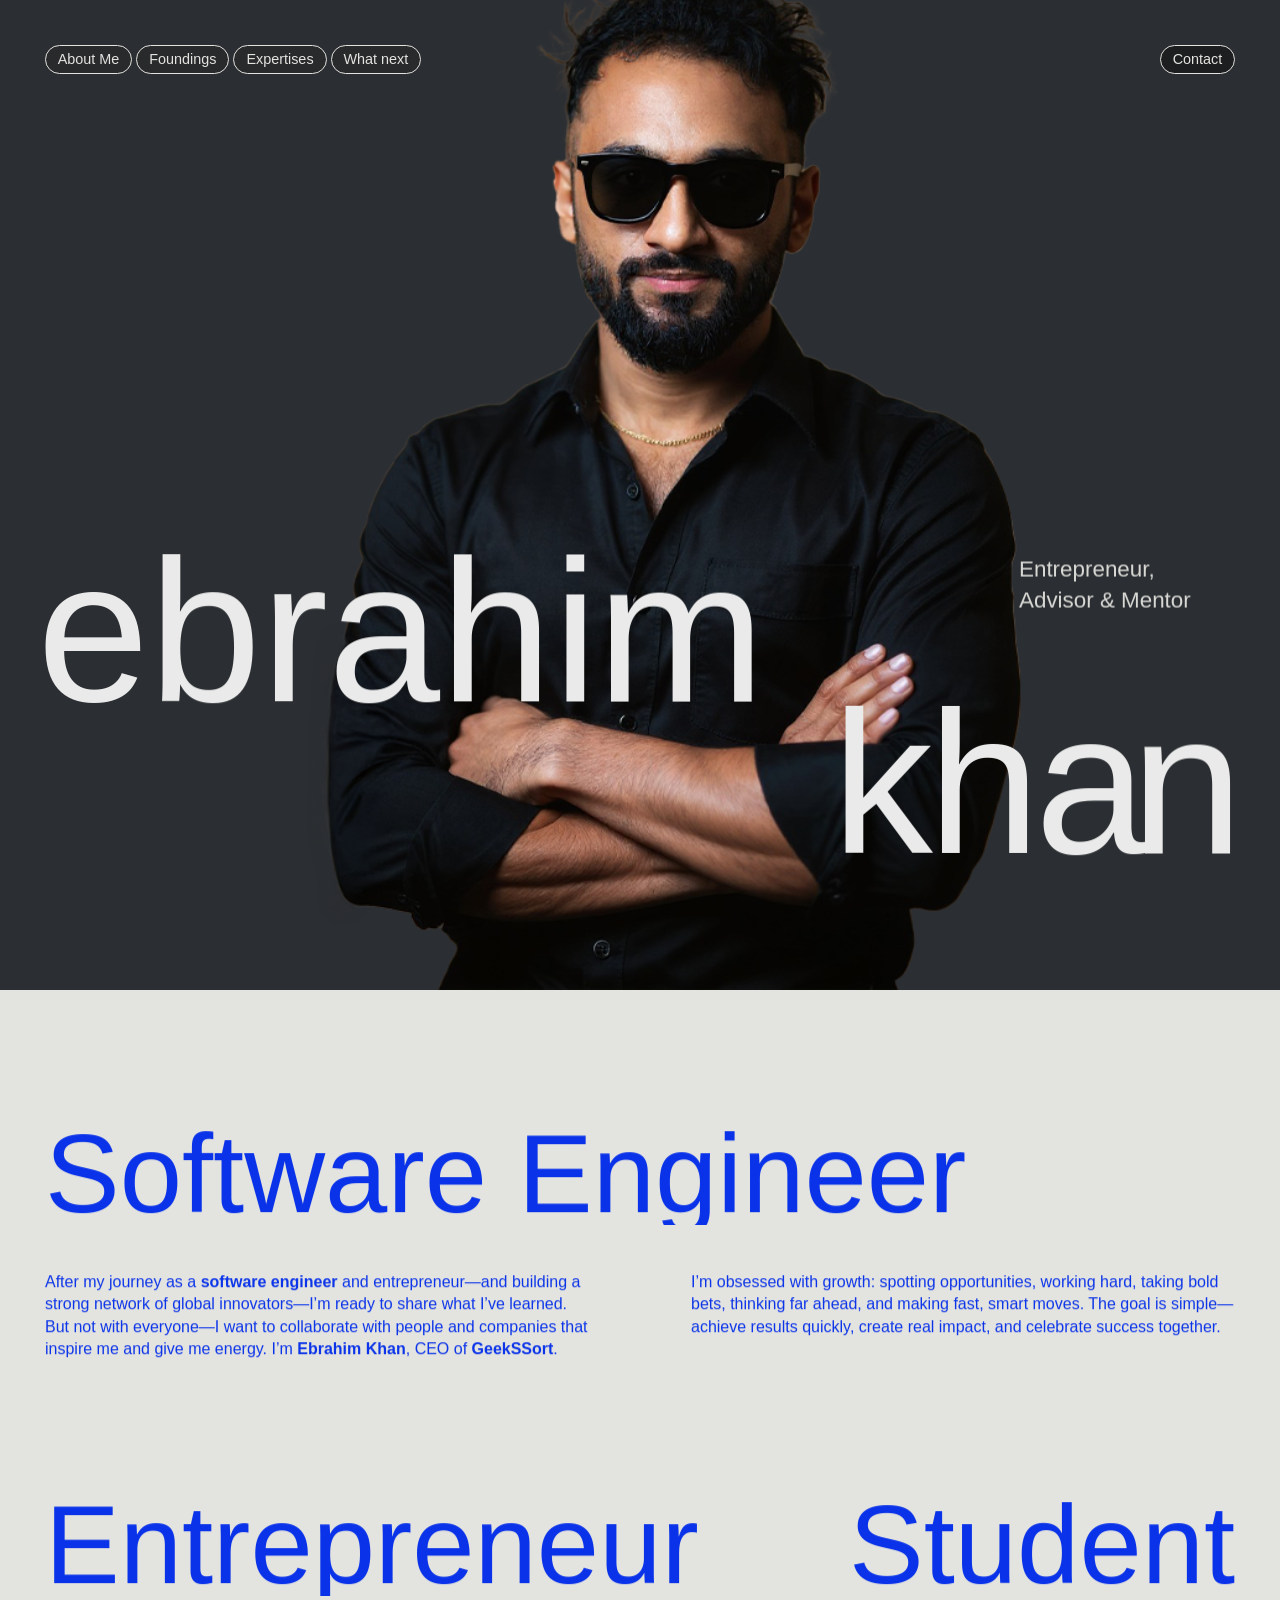
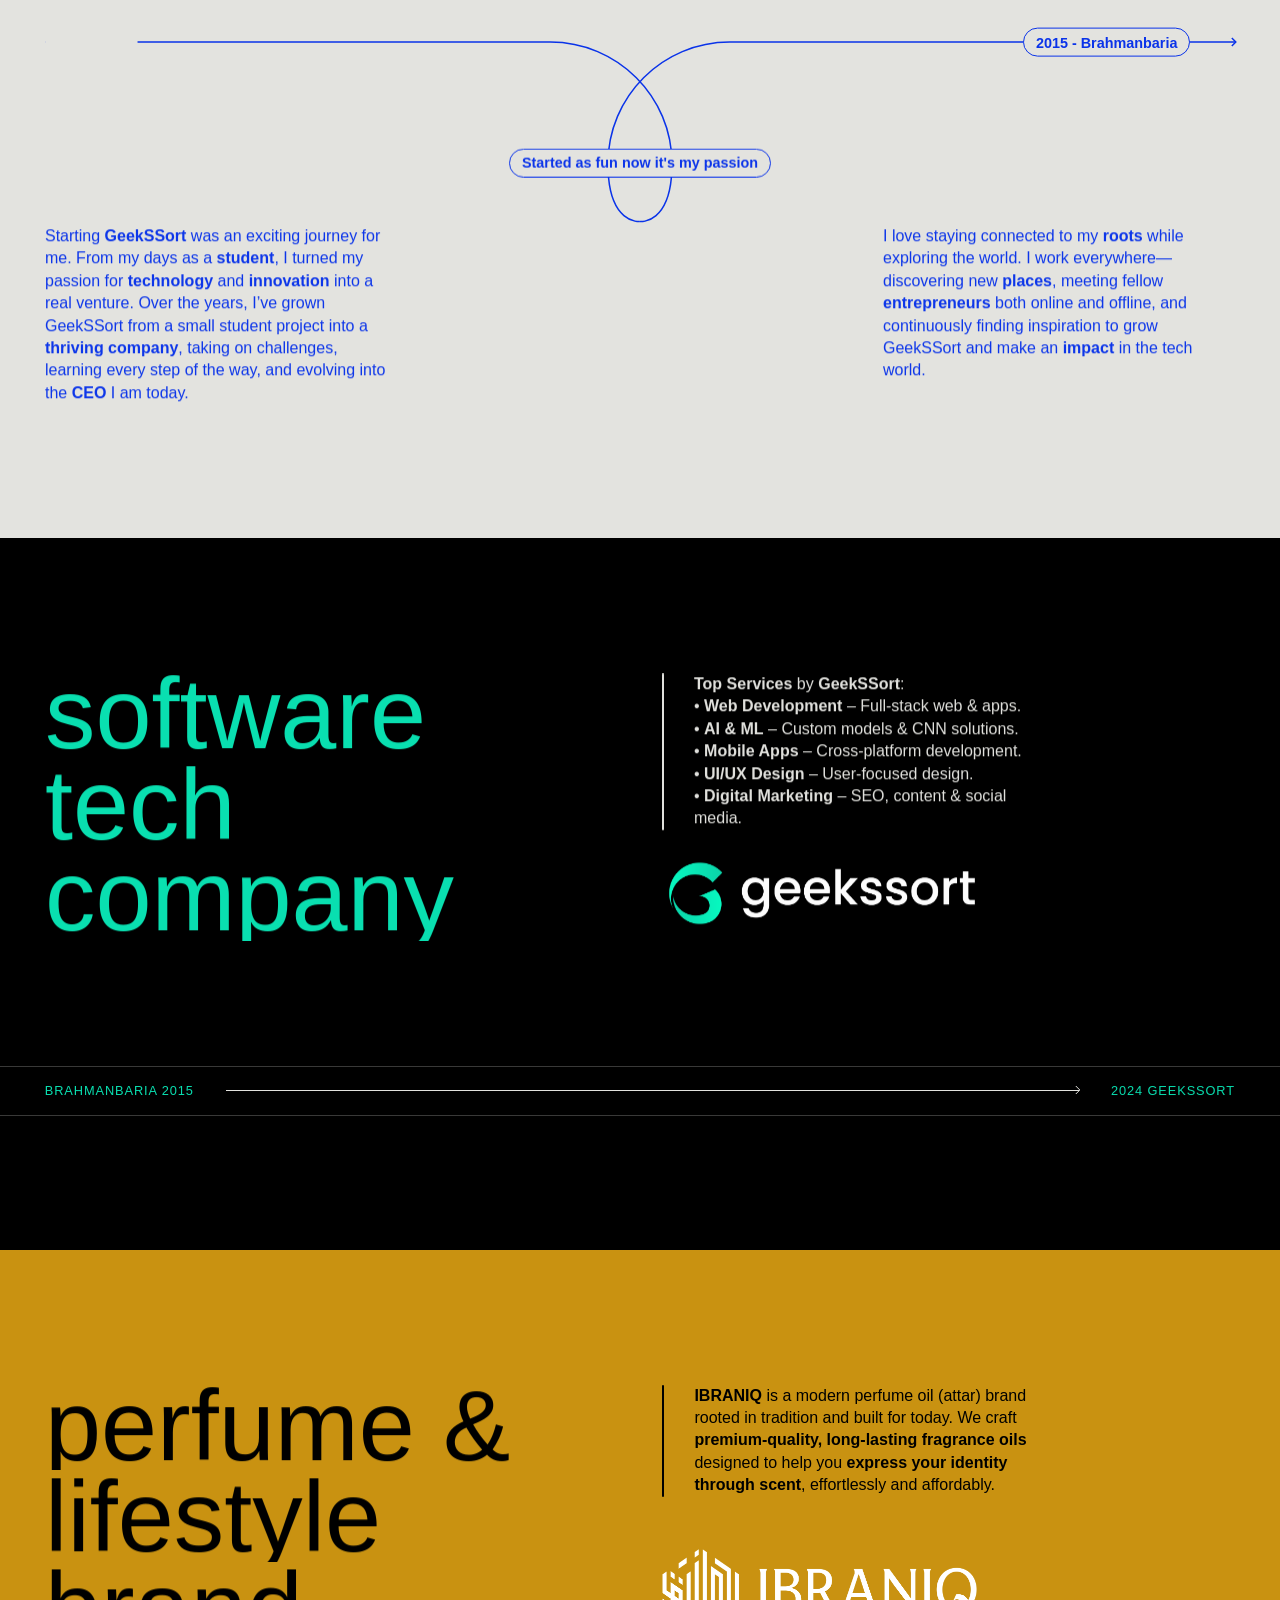
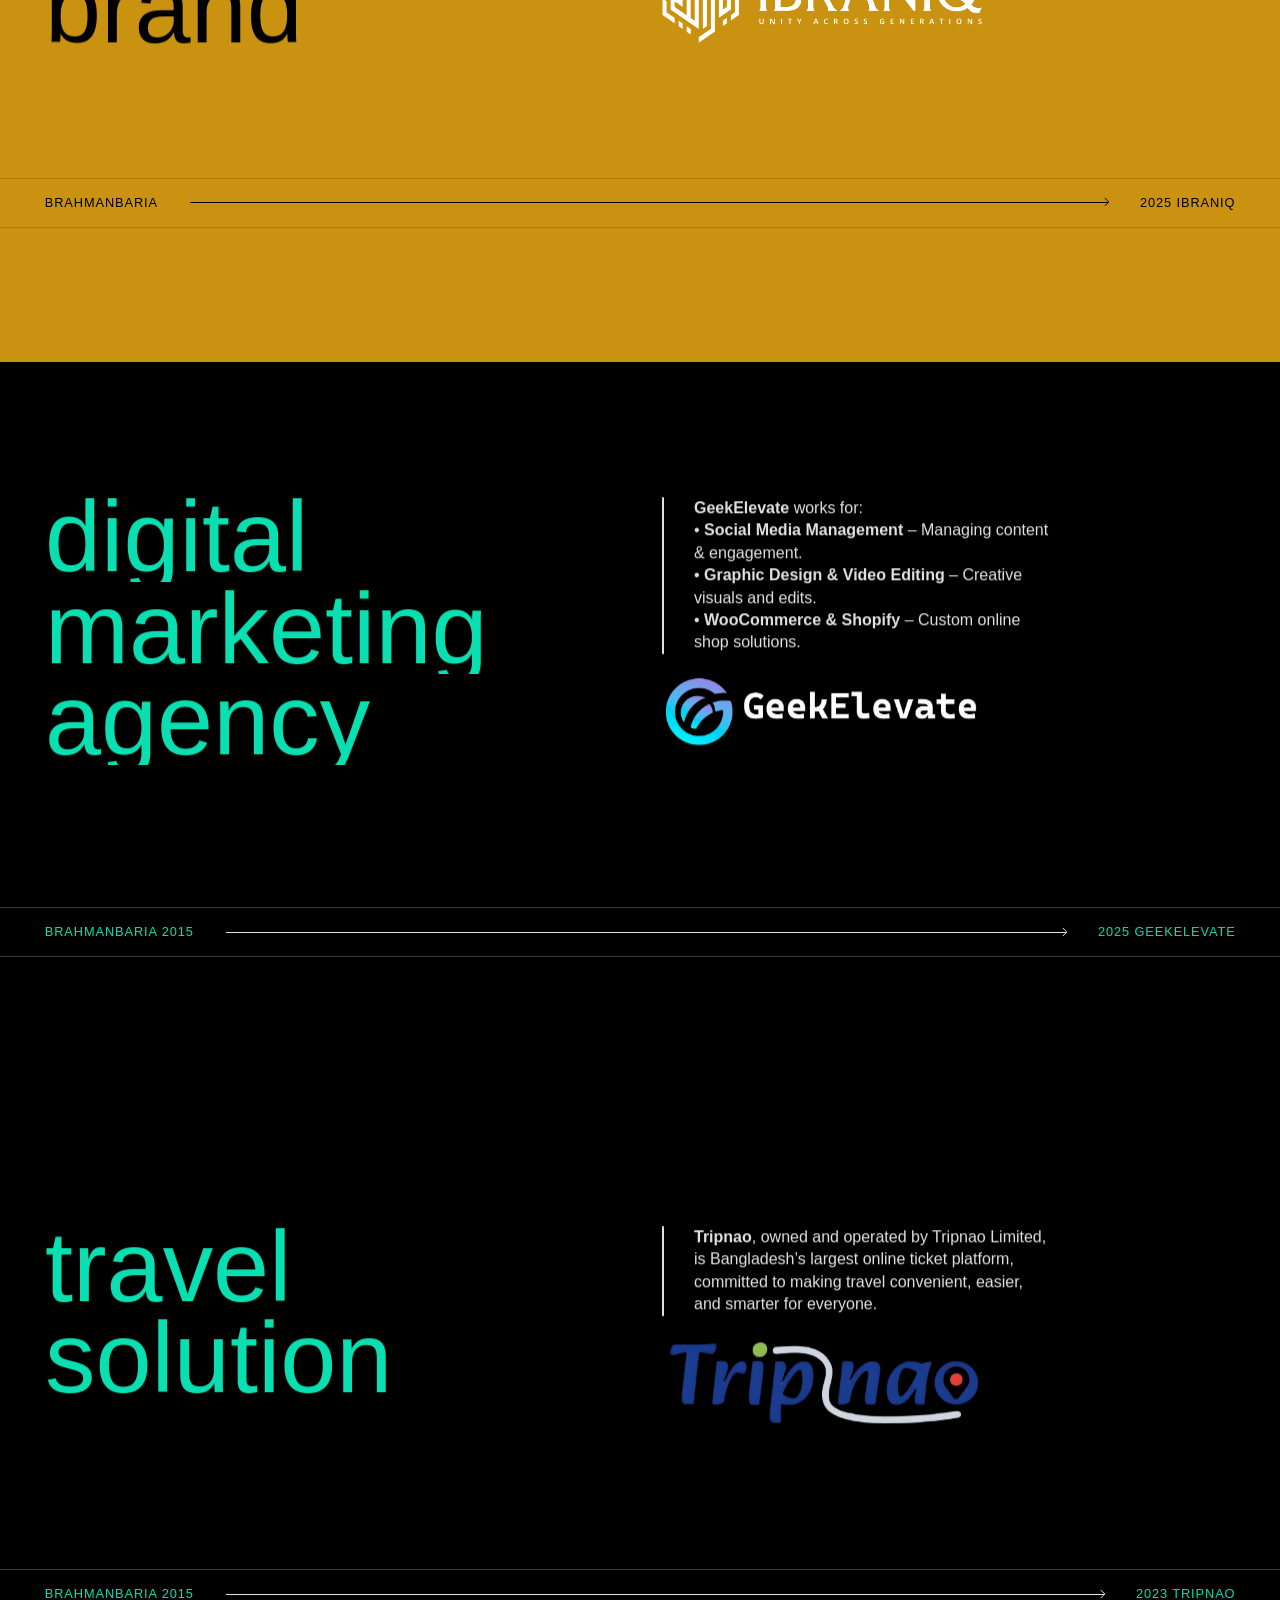
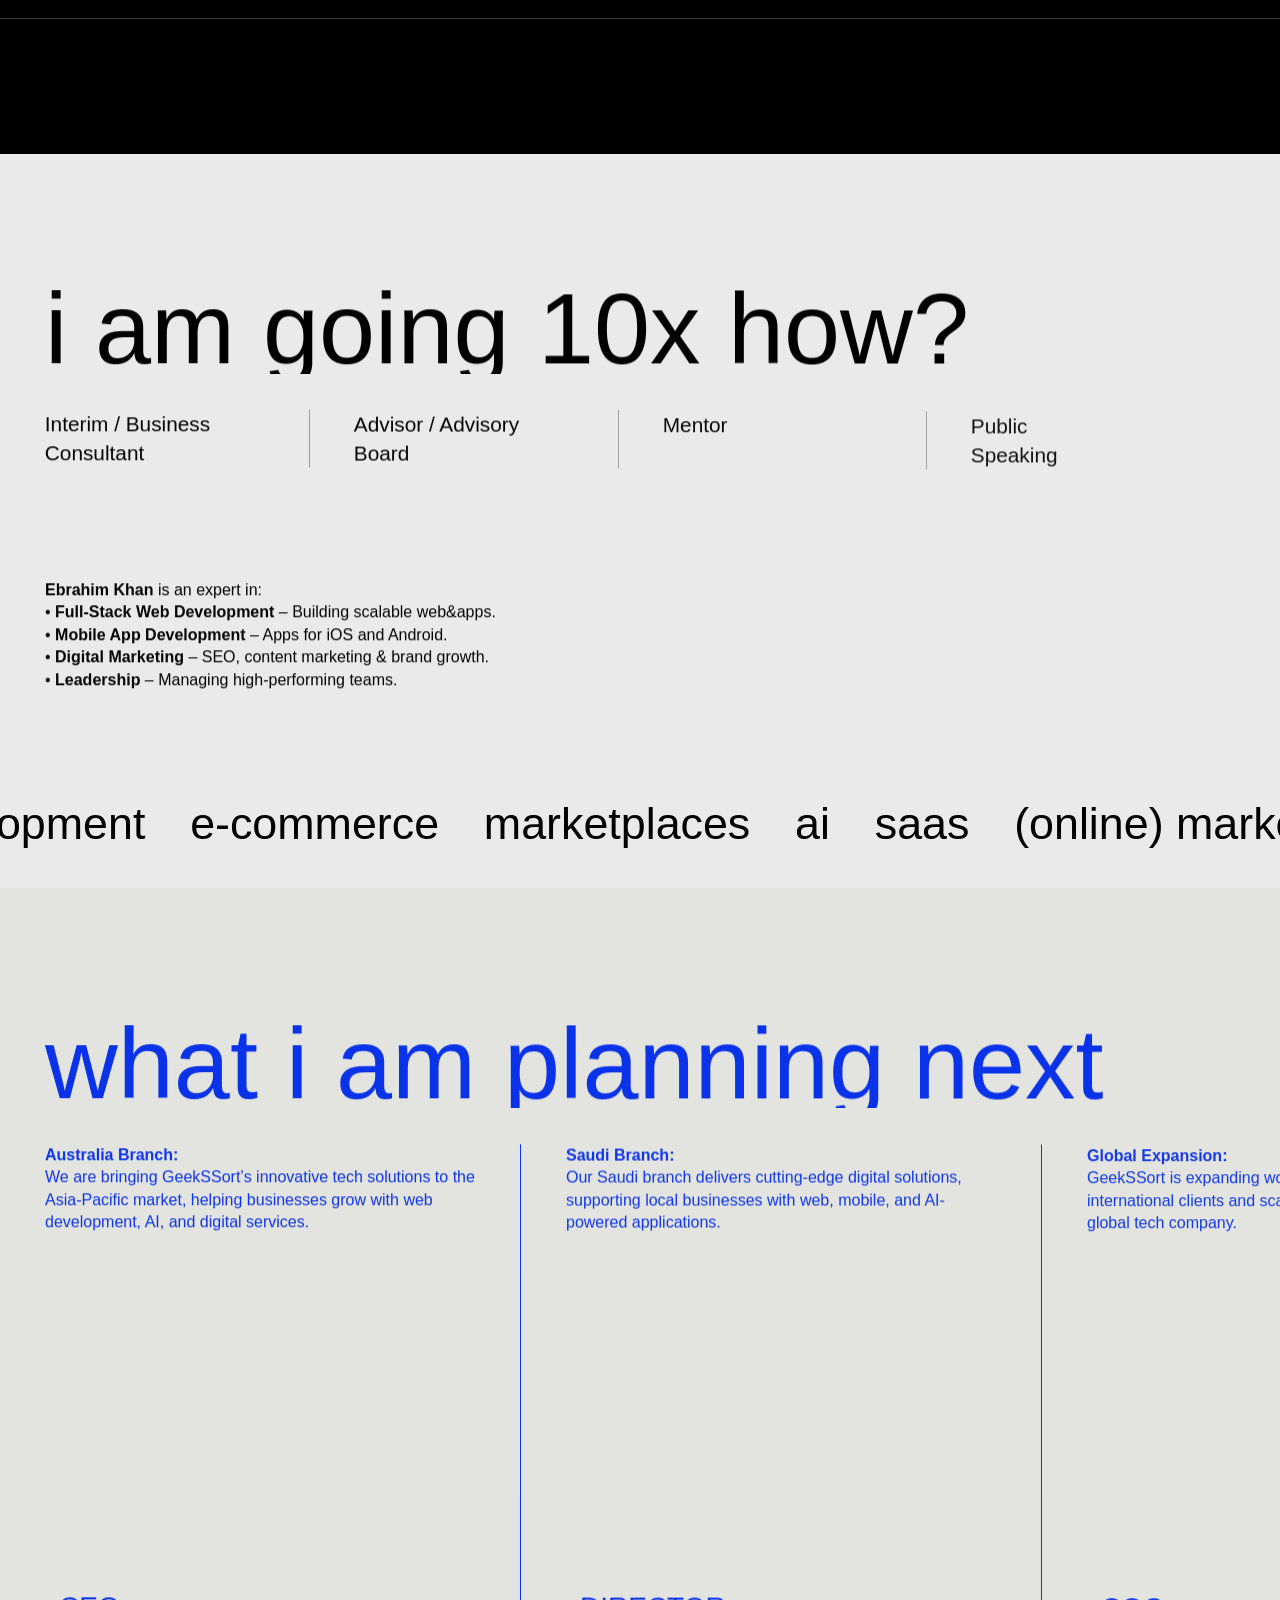
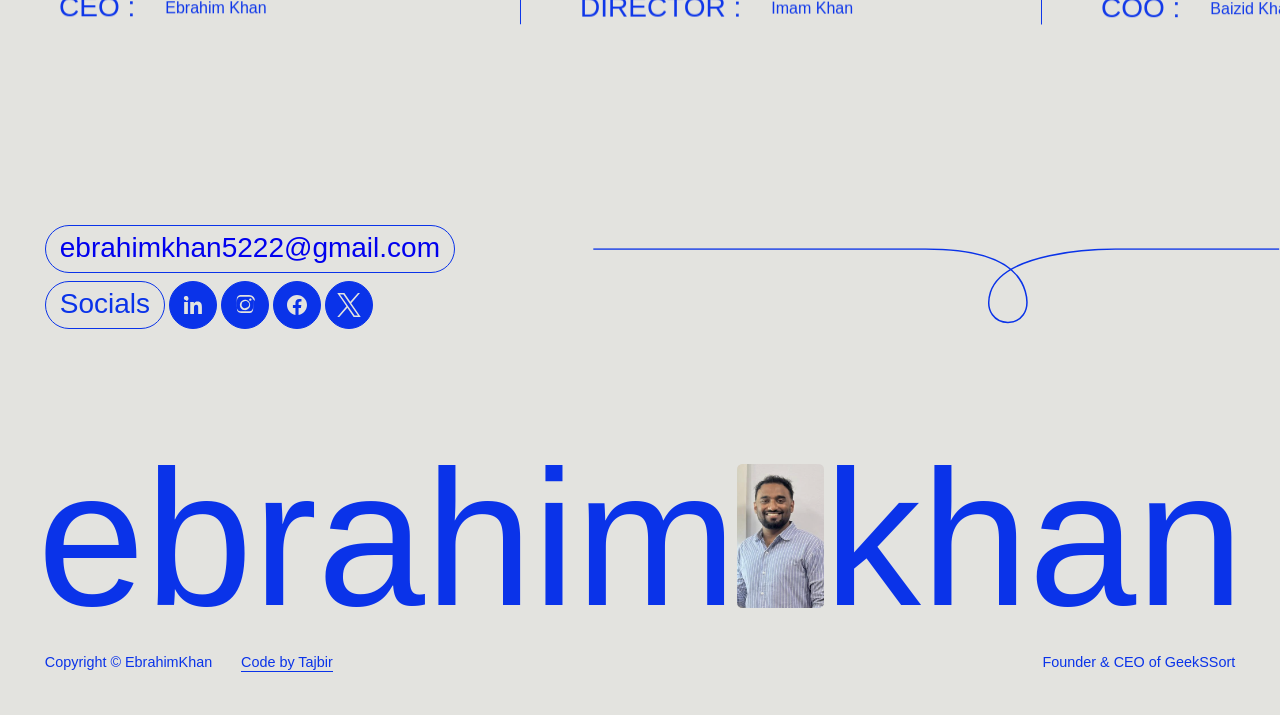
<file: index.html>
<!DOCTYPE html>
<!-- Code by Shams Tajbir -->
<html
  data-wf-domain="www.ebrahimkhan.com"
  data-wf-page="662f674cb38eee57dcce1fd8"
  data-wf-site="662f674cb38eee57dcce1fd9"
  lang="en"
>
  <head>
    <meta charset="utf-8" />
    <title>Ebrahim Khan - Entrepreneur, Advisor &amp; Mentor</title>
    <meta
      content="As a driven entrepreneur with over 20 years of experience in the digital space, I have a passion for starting and scaling companies. Based in Amsterdam."
      name="description"
    />
    <meta
      content="Ebrahim Khan - Entrepreneur, Advisor &amp; Mentor"
      property="og:title"
    />
    <meta
      content="As a driven entrepreneur with over 20 years of experience in the digital space, I have a passion for starting and scaling companies. Based in Amsterdam."
      property="og:description"
    />
    <meta
      content="Ebrahim_Khan.png"
      property="og:image"
    />
    <meta
      content="Ebrahim Khan - Entrepreneur, Advisor &amp; Mentor"
      property="twitter:title"
    />
    <meta
      content="As a driven entrepreneur with over 20 years of experience in the digital space, I have a passion for starting and scaling companies. Based in Amsterdam."
      property="twitter:description"
    />
    <meta
      content="Ebrahim_Khan.png"
      property="twitter:image"
    />
    <meta property="og:type" content="website" />
    <meta content="summary_large_image" name="twitter:card" />
    <meta content="width=device-width, initial-scale=1" name="viewport" />
    <link
      href="ebrahimkhan.css"
      rel="stylesheet"
      type="text/css"
    />
    <script type="text/javascript">
      !(function (o, c) {
        var n = c.documentElement,
          t = " w-mod-";
        (n.className += t + "js"),
          ("ontouchstart" in o ||
            (o.DocumentTouch && c instanceof DocumentTouch)) &&
            (n.className += t + "touch");
      })(window, document);
    </script>
    <link
      href="Ebrahim_Khan.png"
      rel="shortcut icon"
      type="image/x-icon"
    />
    <link
      href="Ebrahim_Khan.png"
      rel="apple-touch-icon"
    />
    <link href="https://ebrahimkhan.netlify.app/" rel="canonical" />
    <script
      async=""
      src="https://www.googletagmanager.com/gtag/js?id=G-ZVPGZRLV2N"
    ></script>
    <script type="text/javascript">
      window.dataLayer = window.dataLayer || [];
      function gtag() {
        dataLayer.push(arguments);
      }
      gtag("js", new Date());
      gtag("set", "developer_id.dZGVlNj", true);
      gtag("config", "G-ZVPGZRLV2N");
    </script>
    <link
      rel="stylesheet"
      href="flickity.min.css"
    />
  </head>
  <body
    class="body"
    data-scrolling-direction="down"
    data-scrolling-started="false"
    data-navigation-status="not-active"
    data-barba="wrapper"
    data-id-nav="header"
    data-theme-page="light"
    data-theme-nav="dark"
    data-bg-nav="transparent"
  >
    <div class="embed-css w-embed">
      <style>
        /* ------------------------- Lenis -------------------------------------------------- */

        html.lenis {
          height: auto;
        }
        .lenis.lenis-smooth {
          scroll-behavior: auto;
          height: 100vh;
        }
        .lenis.lenis-smooth [data-lenis-prevent] {
          overscroll-behavior: contain;
        }
        .lenis.lenis-stopped {
          overflow: hidden;
        }
        .lenis.lenis-scrolling iframe {
          pointer-events: none;
        }

        /* ------------------------- Variables -------------------------------------------------- */

        :root {
          --title-value: clamp(5em, 7.5vw, 7.5em);
          --title-value: 17.5vw;
          --title-size: var(--title-value);
          --section-padding: calc(var(--title-size) * 0.6);
          --gap: calc(var(--title-size) * 0.2);
          --animation-fast: 0.2s cubic-bezier(0.6, 0, 0.4, 1);
          --animation-primary: 0.4s cubic-bezier(0.6, 0, 0.4, 1);
        }

        @media screen and (max-width: 991px) {
          :root {
            --title-size: calc(var(--title-value) * 1.5);
            --section-padding: calc(var(--title-size) * 0.8);
          }
        }

        @media screen and (max-width: 479px) {
          :root {
            --title-size: calc(var(--title-value) * 1.5);
            --container-padding: 1em;
          }
        }

        /* ------------------------- Viewportheight -------------------------------------------------- */

        :root {
          --vh-in-px: 8px;
          --vh: var(--vh-in-px);
        }

        @media (hover: hover) {
          :root {
            --vh: 1vh;
          }

          @supports (height: 1svh) {
            :root {
              --vh: 1svh;
            }
          }
        }

        /* ------------------------- Hide Scrollbar -------------------------------------------------- */

        body::-webkit-scrollbar {
          display: none;
        } /* Chrome, Safari, Opera */
        body {
          -ms-overflow-style: none;
        } /* IE & Edge */
        html {
          scrollbar-width: none;
        } /* Firefox */

        /* ------------------------- Body -------------------------------------------------- */

        *,
        *:after,
        *:before {
          -webkit-box-sizing: border-box;
          -moz-box-sizing: border-box;
          box-sizing: border-box;
        }
        li,
        ul,
        figure {
          padding: 0;
          margin: 0;
          list-style: none;
        }

        html {
          scroll-behavior: initial;
        }

        body {
          -webkit-font-smoothing: antialiased;
          font-size: clamp(16px, 1.2vw, 22px);
        }

        html,
        body {
          width: 100%;
          min-height: 100%;
          -webkit-font-smoothing: antialiased;
          position: relative;
        }

        /* Selection */
        ::selection {
          background-color: var(--color-secondary);
          color: var(--color-light);
          text-shadow: none;
        }

        ::-moz-selection {
          background-color: var(--color-secondary);
          color: var(--color-light);
          text-shadow: none;
        }

        /* General */
        canvas,
        img,
        video,
        picture,
        figure {
          max-width: 100%;
          height: auto;
          box-sizing: border-box;
          display: block;
        }

        svg {
          max-width: none;
          height: auto;
          box-sizing: border-box;
        }

        audio,
        canvas,
        iframe,
        img,
        svg,
        video,
        picture,
        figure {
          vertical-align: middle;
        }

        h1,
        h2,
        h3,
        h4,
        h5,
        h6,
        p,
        a,
        li,
        ul,
        ol,
        span,
        strong,
        em,
        figcaption {
          padding: 0;
          margin: 0;
        }

        [data-theme-section="dark"],
        [data-bg-section="dark"] {
          background-color: var(--color-dark);
          color: var(--color-geekssort);
        }

        [data-theme-section="light"],
        [data-bg-section="light"] {
          background-color: var(--color-light);
          color: var(--color-primary);
        }

        [data-bg-section="green"] {
          background-color: var(--color-ibraniq);
          color: var(--color-dark);
        }

        [data-bg-section="lightgreen"] {
          background-color: var(--color-lightgreen);
          color: var(--color-dark);
        }

        [data-bg-section="darkgray"] {
          background-color: var(--color-darkgray);
          color: var(--color-lightgreen);
        }

        /* ------------------------- Loading -------------------------------------------------- */

        .wf-design-mode .loading-container {
          display: none;
        }

        /* ------------------------- Split Text -------------------------------------------------- */

        .single-word {
          overflow: hidden;
          position: relative;
          margin-bottom: -0.055em;
          margin-left: -0.1em;
          margin-right: -0.1em;
          padding: 0 0.1em;
          display: inline-block;
        }

        .single-word .single-char {
          position: relative;
          display: inline-block;
        }

        .single-word .single-word-inner {
          position: relative;
          display: inline-block;
        }

        h2 .single-word {
          margin-bottom: -0.1em;
        }

        h2 .lower-case,
        h2 .upper-case {
          display: inline-block;
        }
      </style>
    </div>
    <div class="floating-elements">
      <div class="loading-container"><div class="loading-screen"></div></div>
    </div>
    <header class="header">
      <div class="embed-css w-embed">
        <style>
          .main-nav-bar .nav-bar-link {
            cursor: pointer;
          }

          /* Transparent */
          [data-bg-nav="transparent"] .main-nav-bar .nav-bar-link,
          [data-navigation-status="not-active"][data-bg-nav="transparent"]
            .main-nav-bar
            .nav-bar-link-menu {
            color: var(--color-light);
            background-color: #282a2c;
          }

          [data-bg-nav="transparent"] .main-nav-bar .nav-bar-link:hover,
          [data-navigation-status="active"][data-bg-nav="transparent"]
            .main-nav-bar
            .nav-bar-link-menu,
          [data-bg-nav="transparent"]
            .main-nav-bar
            .nav-bar-link[data-nav-item-status="active"] {
            color: #282a2c;
            background-color: var(--color-light);
          }

          /* Transparent - Right Button */
          [data-bg-nav="transparent"]
            .main-nav-bar
            .nav-bar-links:last-child
            .nav-bar-link,
          [data-navigation-status="not-active"][data-bg-nav="transparent"]
            .main-nav-bar
            .nav-bar-link-menu {
            color: var(--color-light);
            background-color: #1d1e20;
          }

          [data-bg-nav="transparent"]
            .main-nav-bar
            .nav-bar-links:last-child
            .nav-bar-link:hover,
          [data-navigation-status="active"][data-bg-nav="transparent"]
            .main-nav-bar
            .nav-bar-link-menu,
          [data-bg-nav="transparent"]
            .main-nav-bar
            .nav-bar-link[data-nav-item-status="active"] {
            color: #1d1e20;
            background-color: var(--color-light);
          }

          @media screen and (max-width: 991px) {
            /* Transparent - Right Button */
            [data-bg-nav="transparent"]
              .main-nav-bar
              .nav-bar-links:last-child
              .nav-bar-link,
            [data-navigation-status="not-active"][data-bg-nav="transparent"]
              .main-nav-bar
              .nav-bar-link-menu {
              color: var(--color-light);
              background-color: #252829;
            }

            [data-bg-nav="transparent"]
              .main-nav-bar
              .nav-bar-links:last-child
              .nav-bar-link:hover,
            [data-navigation-status="active"][data-bg-nav="transparent"]
              .main-nav-bar
              .nav-bar-link-menu,
            [data-bg-nav="transparent"]
              .main-nav-bar
              .nav-bar-link[data-nav-item-status="active"] {
              color: #252829;
              background-color: var(--color-light);
            }
          }

          /* Dark */

          [data-bg-nav="dark"] .main-nav-bar .nav-bar-link,
          [data-navigation-status="not-active"][data-bg-nav="dark"]
            .main-nav-bar
            .nav-bar-link-menu {
            color: var(--color-lightgreen);
            background-color: var(--color-dark);
          }

          [data-bg-nav="dark"] .main-nav-bar .nav-bar-link:hover,
          [data-navigation-status="active"][data-bg-nav="dark"]
            .main-nav-bar
            .nav-bar-link-menu,
          [data-bg-nav="dark"]
            .main-nav-bar
            .nav-bar-link[data-nav-item-status="active"] {
            color: var(--color-dark);
            background-color: var(--color-lightgreen);
          }

          /* Dark Gray */

          [data-bg-nav="darkgray"] .main-nav-bar .nav-bar-link,
          [data-navigation-status="not-active"][data-bg-nav="darkgray"]
            .main-nav-bar
            .nav-bar-link-menu {
            color: var(--color-lightgreen);
            background-color: var(--color-darkgray);
          }

          [data-bg-nav="darkgray"] .main-nav-bar .nav-bar-link:hover,
          [data-navigation-status="active"][data-bg-nav="darkgray"]
            .main-nav-bar
            .nav-bar-link-menu,
          [data-bg-nav="darkgray"]
            .main-nav-bar
            .nav-bar-link[data-nav-item-status="active"] {
            color: var(--color-darkgray);
            background-color: var(--color-lightgreen);
          }

          /* Light */

          [data-bg-nav="light"] .main-nav-bar .nav-bar-link,
          [data-navigation-status="not-active"][data-bg-nav="light"]
            .main-nav-bar
            .nav-bar-link-menu {
            color: var(--color-primary);
            background-color: var(--color-light);
          }

          [data-bg-nav="light"] .main-nav-bar .nav-bar-link:hover,
          [data-navigation-status="active"][data-bg-nav="light"]
            .main-nav-bar
            .nav-bar-link-menu,
          [data-bg-nav="light"]
            .main-nav-bar
            .nav-bar-link[data-nav-item-status="active"] {
            color: var(--color-light);
            background-color: var(--color-primary);
          }

          /* Green */

          [data-bg-nav="green"] .main-nav-bar .nav-bar-link,
          [data-navigation-status="not-active"][data-bg-nav="green"]
            .main-nav-bar
            .nav-bar-link-menu {
            color: var(--color-dark);
            background-color: var(--color-green);
          }

          [data-bg-nav="green"] .main-nav-bar .nav-bar-link:hover,
          [data-navigation-status="active"][data-bg-nav="green"]
            .main-nav-bar
            .nav-bar-link-menu,
          [data-bg-nav="green"]
            .main-nav-bar
            .nav-bar-link[data-nav-item-status="active"] {
            color: var(--color-green);
            background-color: var(--color-dark);
          }

          /* Lightgreen */

          [data-bg-nav="lightgreen"] .main-nav-bar .nav-bar-link,
          [data-navigation-status="not-active"][data-bg-nav="lightgreen"]
            .main-nav-bar
            .nav-bar-link-menu {
            color: var(--color-dark);
            background-color: var(--color-lightgreen);
          }

          [data-bg-nav="lightgreen"] .main-nav-bar .nav-bar-link:hover,
          [data-navigation-status="active"][data-bg-nav="lightgreen"]
            .main-nav-bar
            .nav-bar-link-menu,
          [data-bg-nav="lightgreen"]
            .main-nav-bar
            .nav-bar-link[data-nav-item-status="active"] {
            color: var(--color-lightgreen);
            background-color: var(--color-dark);
          }

          @media screen and (max-width: 991px) {
            .nav-bar-link-sub {
              transition: transform var(--animation-primary),
                opacity var(--animation-primary),
                visibility var(--animation-primary);
            }
            .nav-bar-link-sub:nth-child(3) {
              transition-delay: 0.05s;
            }
            .nav-bar-link-sub:nth-child(4) {
              transition-delay: 0.1s;
            }
            .nav-bar-link-sub:nth-child(5) {
              transition-delay: 0.15s;
            }
            .nav-bar-link-sub:nth-child(6) {
              transition-delay: 0.2s;
            }

            [data-navigation-status="not-active"] .nav-bar-link-sub {
              opacity: 0;
              visibility: hidden;
              transform: translateY(-0.25em) rotate(0.001deg);
            }

            [data-navigation-status="active"] .nav-bar-link-sub {
              opacity: 1;
              visibility: visible;
              transform: translateY(0em) rotate(0.001deg);
            }
          }
        </style>
      </div>
      <div class="main-nav-bar">
        <div class="nav-bar-links">
          <div
            data-navigation-toggle="toggle"
            class="nav-bar-link nav-bar-link-menu"
          >
            <div class="nav-bar-link-hover"></div>
            <div class="nav-bar-link-border"></div>
            <span class="nav-bar-link-text">Menu</span>
          </div>
          <div
            data-nav-item-status="not-active"
            data-anchor-target="#over-mij"
            data-navigation-toggle="close"
            data-nav-item-id="over-mij"
            class="nav-bar-link nav-bar-link-sub"
          >
            <div class="nav-bar-link-hover"></div>
            <div class="nav-bar-link-border"></div>
            <span class="nav-bar-link-text">About Me</span>
          </div>
          <div
            data-nav-item-status="not-active"
            data-anchor-target="#track-record"
            data-navigation-toggle="close"
            data-nav-item-id="track-record"
            class="nav-bar-link nav-bar-link-sub"
          >
            <div class="nav-bar-link-hover"></div>
            <div class="nav-bar-link-border"></div>
            <span class="nav-bar-link-text">Foundings</span>
          </div>
          <div
            data-nav-item-status="not-active"
            data-anchor-target="#expertises"
            data-navigation-toggle="close"
            data-nav-item-id="expertises"
            class="nav-bar-link nav-bar-link-sub"
          >
            <div class="nav-bar-link-hover"></div>
            <div class="nav-bar-link-border"></div>
            <span class="nav-bar-link-text">Expertises</span>
          </div>
          <div
            data-nav-item-status="not-active"
            data-anchor-target="#ervaringen"
            data-navigation-toggle="close"
            data-nav-item-id="ervaringen"
            class="nav-bar-link nav-bar-link-sub"
          >
            <div class="nav-bar-link-hover"></div>
            <div class="nav-bar-link-border"></div>
            <span class="nav-bar-link-text">What next</span>
          </div>
        </div>
        <div class="nav-bar-links right">
          <div
            data-nav-item-status="not-active"
            data-anchor-target="#contact"
            data-nav-item-id="contact"
            class="nav-bar-link"
          >
            <div class="nav-bar-link-hover"></div>
            <div class="nav-bar-link-border"></div>
            <span class="nav-bar-link-text">Contact</span>
          </div>
        </div>
      </div>
    </header>
    <main
      id="main"
      data-barba-namespace="default"
      data-barba="container"
      class="main"
    >
      <div data-scroll-container="" class="main-wrap">
        <section
          id="header"
          data-theme-section="dark"
          data-bg-section="transparent"
          data-id-section="header"
          class="section-header"
        >
          <div class="header-image">
            <img
              src="Ebrahim_Khan.png"
              loading="eager"
              width="2198"
              alt="Photo made in studio of Ebrahim Khan"
              class="header-image-img"
            />
          </div>
          <div class="container">
            <div class="header-content">
              <div class="embed-css w-embed">
                <style>
                  .header-h1-span-bottom
                    .lower-case:first-child
                    .single-word
                    .single-char {
                    margin-right: -0.025em;
                  }

                  .header-h1-span-bottom
                    .lower-case:last-child
                    .single-word
                    .single-char:first-child {
                    margin-right: -0.08em;
                  }
                </style>
              </div>
              <div class="header-content-inner">
                <div class="header-function-text">
                  <p class="header-p">
                    Entrepreneur, <br />Advisor &amp; Mentor
                  </p>
                </div>
                <h1 data-split-text="chars" class="header-h1">
                  <span class="header-h1-span-top"
                    ><span class="header-h1-inner"
                      ><span class="lower-case">Ebrahim</span></span
                    ></span
                  >
                  <div class="header-h1-span-bottom">
                    <div class="header-h1-inner">
                      <span class="lower-case">KH</span
                      
                      ><span class="lower-case">an</span>
                    </div>
                  </div>
                </h1>
              </div>
            </div>
          </div>
        </section>
        <section
          id="over-mij"
          data-theme-section="light"
          data-bg-section="light"
          data-id-section="over-mij"
          class="section-intro"
        >
          <div class="container">
            <div class="row-intro-title">
              <div class="col-intro-title">
                <h2
                  data-scroll-animation="words"
                  
                  data-split-text="words"
                  class="h-medium"
                >
                  Software Engineer 
                </h2>
              </div>
            </div>
            <div class="row-intro-text">
              <div data-scroll-animation="fade-in" class="col-intro-text">
                <p>
                After my journey as a <strong>software engineer</strong> and entrepreneur—and building a strong network of global innovators—I’m ready to share what I’ve learned. But not with everyone—I want to collaborate with people and companies that inspire me and give me energy. I’m <strong>Ebrahim Khan</strong>, CEO of <strong>GeekSSort</strong>.
                </p>
              </div>
              <div data-scroll-animation="fade-in" class="col-intro-text">
                 <p>
                 I’m obsessed with growth: spotting opportunities, working hard, taking bold bets, thinking far ahead, and making fast, smart moves. The goal is simple—achieve results quickly, create real impact, and celebrate success together.
                 </p>
              </div>
            </div>
          </div>
        </section>
        <section
          data-id-section="over-mij"
          data-theme-section="light"
          data-bg-section="light"
          class="section-westoost"
        >
          <div class="container">
            <div class="row-westoost-title">
              <div class="col-westoost-title">
                <h2
                  data-scroll-animation="words"
                  
                  data-split-text="words"
                  class="h-medium oostwest"
                >
                  Entrepreneur
                </h2>
              </div>
              <div class="col-westoost-title">
                <h2
                  data-scroll-animation="words"
                 
                  data-split-text="words"
                  class="h-medium oostwest"
                >
                  Student
                </h2>
              </div>
            </div>
            <div class="row-westoost-arrows">
              <svg
                xmlns="http://www.w3.org/2000/svg"
                width="100%"
                viewBox="0 0 668 194"
                fill="none"
                data-scroll-animation="draw-svg"
                class="svg-vector-line-curl-left original"
              >
                <path
                  d="M0 1H537.5C609.021 1 667 58.9791 667 130.5V130.5C667 195.5 633 192 633 192"
                  stroke="currentColor"
                  vector-effect="non-scaling-stroke"
                  stroke-width="1.5px"
                ></path></svg
              ><svg
                xmlns="http://www.w3.org/2000/svg"
                width="100%"
                viewBox="0 0 668 194"
                fill="none"
                data-scroll-animation="draw-svg"
                class="svg-vector-line-curl-left duplicate"
              >
                <path
                  d="M0 1H537.5C609.021 1 667 58.9791 667 130.5V130.5C667 195.5 633 192 633 192"
                  stroke="currentColor"
                  vector-effect="non-scaling-stroke"
                  stroke-width="1.5px"
                ></path></svg
              ><svg
                xmlns="http://www.w3.org/2000/svg"
                width="100%"
                viewBox="0 0 4 6"
                fill="none"
                class="svg-arrow-tip westoost-left"
              >
                <path
                  d="M3 1L1 3L3 5"
                  stroke="currentColor"
                  vector-effect="non-scaling-stroke"
                  stroke-width="1.5px"
                ></path></svg
              ><svg
                xmlns="http://www.w3.org/2000/svg"
                width="100%"
                viewBox="0 0 4 6"
                fill="none"
                class="svg-arrow-tip westoost-right"
              >
                <path
                  d="M3 1L1 3L3 5"
                  stroke="currentColor"
                  vector-effect="non-scaling-stroke"
                  stroke-width="1.5px"
                ></path>
              </svg>
              <div class="single-tag-wrap tag-oost">
                <div
                  data-nav-item-status="not-active"
                  data-anchor-target="#track-record"
                  data-navigation-toggle="close"
                  data-nav-item-id="track-record"
                  class="single-tag"
                >
                  <div class="single-tag-border"></div>
                  <span class="single-tag-text">2015 -  Brahmanbaria </span>
                </div>
              </div>
              <div class="single-tag-wrap tag-center">
                <div
                  data-nav-item-status="not-active"
                  data-anchor-target="#track-record"
                  data-navigation-toggle="close"
                  data-nav-item-id="track-record"
                  class="single-tag"
                >
                  <div class="single-tag-border"></div>
                  <span class="single-tag-text">Started as fun now it's my passion</span>
                </div>
              </div>
              <div class="single-tag-wrap tag-west">
                <div
                  data-nav-item-status="not-active"
                  data-anchor-target="#track-record"
                  data-navigation-toggle="close"
                  data-nav-item-id="track-record"
                  class="single-tag"
                >
                  <div class="single-tag-border"></div>
                  <span class="single-tag-text"
                    >2025 - Rayerbag , Dhaka</span
                  >
                </div>
              </div>
            </div>
            <div class="row-westoost-text">
              <div data-scroll-animation="fade-in" class="col-westoost-text">
                <p>
                  Starting <strong>GeekSSort</strong> was an exciting journey for me. From my days as a <strong>student</strong>, I turned my passion for <strong>technology</strong> and <strong>innovation</strong> into a real venture. Over the years, I’ve grown GeekSSort from a small student project into a <strong>thriving company</strong>, taking on challenges, learning every step of the way, and evolving into the <strong>CEO</strong> I am today.
               </p>
              </div>
              <div data-scroll-animation="fade-in" class="col-westoost-text">
                <p>
                  I love staying connected to my <strong>roots</strong> while exploring the world. I work everywhere—discovering new <strong>places</strong>, meeting fellow <strong>entrepreneurs</strong> both online and offline, and continuously finding inspiration to grow GeekSSort and make an <strong>impact</strong> in the tech world.
                </p>
              </div>
            </div>
          </div>
        </section>
        <div id="track-record" class="section-wrap-trackrecord">
          <section
            data-theme-section="dark"
            data-id-section="track-record"
            data-bg-section="dark"
            class="section-trackrecord-slide"
          >
            <div class="container">
              <div class="row-trackrecord">
                <div class="col-trackrecord-title">
                  <h2
                    data-scroll-animation="words"
                    data-split-text="words"
                    class="trackrecord-h"
                  >
                    Software Tech Company
                  </h2>
                </div>
                <div
                  data-scroll-animation="fade-in"
                  class="col-trackrecord-quote"
                >
                  <div class="trackrecord-quote">
                    <div class="trackrecord-border-quote"></div>
                    <p class="light">
                        <strong>Top Services</strong> by <strong>GeekSSort</strong>:<br>
                        • <strong>Web Development</strong> – Full-stack web & apps.<br>
                        • <strong>AI & ML</strong> – Custom models & CNN solutions.<br>
                        • <strong>Mobile Apps</strong> – Cross-platform development.<br>
                      • <strong>UI/UX Design</strong> – User-focused design.<br>
                        • <strong>Digital Marketing</strong> – SEO, content & social media.
                      </p>

                  </div>
                  <a
                   href="https://geekssort.com/"
                    target="_blank"
                    class="trackrecord-logo w-inline-block"
                  >
                    <img
                      src="GeekSSort_LOGO.png"
                      alt="GeekSSort Logo"
                    class="trackrecord-logo-img"
                      style="width: 100%; height: auto;"
                    />
                    <p class="hidden-link-text">GeekSSort</p>
                  </a>

                </div>
              </div>
            </div>
            <div
              data-scroll-animation="trackrecord-line"
              class="row-trackrecord-timeline"
            >
              <div class="border-bottom"></div>
              <div class="border-top"></div>
              <div class="row-trackrecord-timeline-inner">
                <p class="p-captials trackrecord-first">
                   Brahmanbaria 2015
                </p>
                <div class="arrow-line">
                  <div class="arrow-line-inner"></div>
                  <svg
                    xmlns="http://www.w3.org/2000/svg"
                    width="100%"
                    viewBox="0 0 4 6"
                    fill="none"
                    class="svg-arrow-tip trackrecord-right"
                  >
                    <path
                      d="M3 1L1 3L3 5"
                      stroke="currentColor"
                      vector-effect="non-scaling-stroke"
                      stroke-width="1px"
                    ></path>
                  </svg>
                </div>
                <p class="p-captials trackrecord-last">2024 GeekSSort</p>
              </div>
            </div>
          </section>
          <section
            data-theme-section="dark"
            data-id-section="track-record"
            data-bg-section="green"
            class="section-trackrecord-slide"
          >
            <div class="container">
              <div class="row-trackrecord">
                <div class="col-trackrecord-title">
                  <h2
                    data-scroll-animation="words"
                    data-split-text="words"
                    class="trackrecord-h"
                  >
                    Perfume & Lifestyle Brand 
                  </h2>
                </div>
                <div
                  data-scroll-animation="fad-in"
                  class="col-trackrecord-quote"
                >
                  <div class="trackrecord-quote dark">
                    <div class="trackrecord-border-quote"></div>
                    <p class="light">
                    <strong>IBRANIQ</strong> is a modern perfume oil (attar) brand rooted in tradition and built for today. We craft <strong>premium-quality, long-lasting fragrance oils</strong> designed to help you <strong>express your identity through scent</strong>, effortlessly and affordably.
                    </p>

                  </div>
                  <a
                    href="https://ibraniq.com/"
                    target="_blank"
                   class="trackrecord-logo w-inline-block"
                  >
                    <img
                      src="ibr.png"
                      alt="Ibraniq Logo"
                      class="trackrecord-logo-img"
                      style="width: 100%; height: auto;"
                    />
                    <p class="hidden-link-text">Ibraniq</p>
                  </a>

                </div>
              </div>
            </div>
            <div
              data-scroll-animation="trackrecord-line"
              class="row-trackrecord-timeline"
            >
              <div class="border-bottom dark"></div>
              <div class="border-top dark"></div>
              <div class="row-trackrecord-timeline-inner">
                <p class="p-captials trackrecord-first">
                   Brahmanbaria
                </p>
                <div class="arrow-line dark">
                  <div class="arrow-line-inner"></div>
                  <svg
                    xmlns="http://www.w3.org/2000/svg"
                    width="100%"
                    viewBox="0 0 4 6"
                    fill="none"
                    class="svg-arrow-tip trackrecord-right"
                  >
                    <path
                      d="M3 1L1 3L3 5"
                      stroke="currentColor"
                      vector-effect="non-scaling-stroke"
                      stroke-width="1px"
                    ></path>
                  </svg>
                </div>
                <p class="p-captials trackrecord-last">2025 Ibraniq</p>
              </div>
            </div>
          </section>
          <section
            data-theme-section="dark"
            data-id-section="track-record"
            data-bg-section="dark"
            class="section-trackrecord-slide"
          >
            <div class="container">
              <div class="row-trackrecord">
                <div class="col-trackrecord-title">
                  <h2
                    data-scroll-animation="words"
                    data-split-text="words"
                    class="trackrecord-h"
                  >
                    Digital Marketing Agency
                  </h2>
                </div>
                <div
                  data-scroll-animation="fade-in"
                  class="col-trackrecord-quote"
                >
                  <div class="trackrecord-quote">
                    <div class="trackrecord-border-quote"></div>
                    <p class="dark">
                    <strong>GeekElevate</strong> works for:<br>
                    • <strong>Social Media Management</strong> – Managing content & engagement.<br>
                    • <strong>Graphic Design & Video Editing</strong> – Creative visuals and edits.<br>
                    • <strong>WooCommerce & Shopify</strong> – Custom online shop solutions.
                    </p>



                  </div>
                  <a
                   href="https://geekelevate.com/"
                    target="_blank"
                    class="trackrecord-logo w-inline-block"
                  >
                    <img
                      src="geekelevate.png"
                      alt="GeekElevate Logo"
                    class="trackrecord-logo-img"
                      style="width: 100%; height: auto;"
                    />
                    <p class="hidden-link-text">GeekElevate</p>
                  </a>

                </div>
              </div>
            </div>
            <div
              data-scroll-animation="trackrecord-line"
              class="row-trackrecord-timeline"
            >
              <div class="border-bottom"></div>
              <div class="border-top"></div>
              <div class="row-trackrecord-timeline-inner">
                <p class="p-captials trackrecord-first">
                   Brahmanbaria 2015
                </p>
                <div class="arrow-line">
                  <div class="arrow-line-inner"></div>
                  <svg
                    xmlns="http://www.w3.org/2000/svg"
                    width="100%"
                    viewBox="0 0 4 6"
                    fill="none"
                    class="svg-arrow-tip trackrecord-right"
                  >
                    <path
                      d="M3 1L1 3L3 5"
                      stroke="currentColor"
                      vector-effect="non-scaling-stroke"
                      stroke-width="1px"
                    ></path>
                  </svg>
                </div>
                <p class="p-captials trackrecord-last">2025 GeekElevate</p>
              </div>
            </div>
          </section>
          <section
            data-theme-section="dark"
            data-id-section="track-record"
            data-bg-section="dark"
            class="section-trackrecord-slide"
          >
            <div class="container">
              <div class="row-trackrecord">
                <div class="col-trackrecord-title">
                  <h2
                    data-scroll-animation="words"
                    data-split-text="words"
                    class="trackrecord-h"
                  >
                    Travel Solution
                  </h2>
                </div>
                <div
                  data-scroll-animation="fade-in"
                  class="col-trackrecord-quote"
                >
                  <div class="trackrecord-quote">
                    <div class="trackrecord-border-quote"></div>
                    <p class="light">
                    <strong>Tripnao</strong>, owned and operated by Tripnao Limited, is Bangladesh’s largest online ticket platform, committed to making travel convenient, easier, and smarter for everyone.
                    </p>


                  </div>
                  <a
                   href="https://tripnao.com/"
                    target="_blank"
                    class="trackrecord-logo w-inline-block"
                  >
                    <img
                      src="trip.png"
                      alt="TripNao Logo"
                    class="trackrecord-logo-img"
                      style="width: 100%; height: auto;"
                    />
                    <p class="hidden-link-text">TripNao</p>
                  </a>

                </div>
              </div>
            </div>
            <div
              data-scroll-animation="trackrecord-line"
              class="row-trackrecord-timeline"
            >
              <div class="border-bottom"></div>
              <div class="border-top"></div>
              <div class="row-trackrecord-timeline-inner">
                <p class="p-captials trackrecord-first">
                   Brahmanbaria 2015
                </p>
                <div class="arrow-line">
                  <div class="arrow-line-inner"></div>
                  <svg
                    xmlns="http://www.w3.org/2000/svg"
                    width="100%"
                    viewBox="0 0 4 6"
                    fill="none"
                    class="svg-arrow-tip trackrecord-right"
                  >
                    <path
                      d="M3 1L1 3L3 5"
                      stroke="currentColor"
                      vector-effect="non-scaling-stroke"
                      stroke-width="1px"
                    ></path>
                  </svg>
                </div>
                <p class="p-captials trackrecord-last">2023 Tripnao</p>
              </div>
            </div>
          </section>
        </div>
        <section
          id="expertises"
          data-theme-section="light"
          data-bg-section="lightgreen"
          data-id-section="expertises"
          class="section-expertises"
        >
          <div class="container">
            <div class="row-expertises-title">
              <div class="col">
                <h2
                  data-scroll-animation="words"
                  
                  data-split-text="words"
                  class="trackrecord-h"
                >
                  I am going  10x How?
                </h2>
              </div>
            </div>
            <div
              data-scroll-animation="group-fade-in"
              class="row-expertises-items"
            >
              <div data-scroll-animation-target="" class="col-expertises-items">
                <div class="border-left border-top-mobile hidden-desktop"></div>
                <p class="expertises-p">Interim / Business Consultant<br /></p>
              </div>
              <div data-scroll-animation-target="" class="col-expertises-items">
                <div class="border-left border-top-mobile"></div>
                <p class="expertises-p long">Advisor / Advisory Board</p>
              </div>
              <div data-scroll-animation-target="" class="col-expertises-items">
                <div class="border-left border-top-mobile"></div>
                <p class="expertises-p">Mentor</p>
              </div>
              <div data-scroll-animation-target="" class="col-expertises-items">
                <div class="border-left border-top-mobile"></div>
                <p class="expertises-p public-speaking">Public Speaking</p>
              </div>
            </div>
            <div class="row-expertises-text">
              <div data-scroll-animation="fade-in" class="col-expertises-text">
                <p class="light">
                    <strong>Ebrahim Khan</strong> is an expert in:<br>
                    • <strong>Full-Stack Web Development</strong> – Building scalable web&apps.<br>
                    
                    • <strong>Mobile App Development</strong> – Apps for iOS and Android.<br>
                    
                    • <strong>Digital Marketing </strong> – SEO, content marketing & brand growth.<br>
                    • <strong>Leadership</strong> – Managing high-performing teams.
                </p>
              </div>
            </div>
          </div>
          <div class="marquee-group">
            <div
              data-marquee-duplicate="1"
              data-marquee-target=""
              data-marquee-direction="left"
              data-marquee-status="normal"
              data-marquee-speed="15"
              data-marquee-scroll-speed="10"
              class="marquee"
            >
              <div class="marquee-scroll">
                <div class="marquee-content">
                  <div class="marquee-item">
                    <p class="marquee-p">Start-ups</p>
                  </div>
                  <div class="marquee-item">
                    <p class="marquee-p">Business Development</p>
                  </div>
                  <div class="marquee-item">
                    <p class="marquee-p"> Branding</p>
                  </div>
                  <div class="marquee-item">
                    <p class="marquee-p">Scale-ups</p>
                  </div>
                  <div class="marquee-item">
                    <p class="marquee-p">Team Making</p>
                  </div>
                  <div class="marquee-item">
                    <p class="marquee-p">Self Improvement</p>
                  </div>
                  <div class="marquee-item"><p class="marquee-p">Sales</p></div>
                  <div class="marquee-item">
                    <p class="marquee-p">Web Design</p>
                  </div>
                  <div class="marquee-item">
                    <p class="marquee-p">Web Development</p>
                  </div>
                  <div class="marquee-item">
                    <p class="marquee-p">e-commerce</p>
                  </div>
                  <div class="marquee-item">
                    <p class="marquee-p">Marketplaces</p>
                  </div>
                  <div class="marquee-item">
                    <p class="marquee-p">AI</p>
                  </div>
                  <div class="marquee-item"><p class="marquee-p">SaaS</p></div>
                  <div class="marquee-item">
                    <p class="marquee-p">(online) Marketing</p>
                  </div>
                  <div class="marquee-item">
                    <p class="marquee-p">Content Creation</p>
                  </div>
                  <div class="marquee-item">
                    <p class="marquee-p">Fundraising</p>
                  </div>
                  <div class="marquee-item">
                    <p class="marquee-p">Overnames</p>
                  </div>
                </div>
              </div>
            </div>
          </div>
        </section>
        <section
          id="ervaringen"
          data-theme-section="light"
          data-bg-section="light"
          data-id-section="ervaringen"
          class="section-ervaringen"
        >
          <div class="container">
            <div class="row-ervaringen-title">
              <div class="col">
                <h2
                  data-scroll-animation="words"
                  
                  data-split-text="words"
                  class="trackrecord-h"
                >
                  What I am Planning Next
                </h2>
              </div>
            </div>
            <div
              data-scroll-animation="group-fade-in"
              data-flickity-slider-type="cards"
              class="flickity-slider-group"
            >
              <div class="embed-css w-embed">
                <style>
                  /* Turn Flickity ON */
                  .flickity-slider-group .flickity-carousel::after {
                    content: "flickity";
                    display: none;
                  }

                  /* Remove Flex from for Flickity */
                  .flickity-slider-group .flickity-carousel {
                    display: block;
                  }

                  .flickity-slider-group .flickity-viewport {
                    overflow: visible;
                    width: 100%;
                  }

                  /* Last Slide */

                  .flickity-slider-group
                    .flickity-slider
                    .flickity-slide:last-child {
                    width: calc(40% - var(--gap));
                  }

                  @media screen and (max-width: 767px) {
                    .flickity-slider-group
                      .flickity-slider
                      .flickity-slide:last-child {
                      width: calc(80% - var(--gap));
                    }
                  }

                  @media screen and (max-width: 479px) {
                    .flickity-slider-group
                      .flickity-slider
                      .flickity-slide:last-child {
                      width: calc(90% - var(--gap));
                    }
                  }

                  .flickity-slider-group
                    .flickity-slider
                    .flickity-slide:last-child
                    .single-quote {
                    padding-right: 0;
                  }

                  .flickity-slider-group
                    .flickity-slider
                    .flickity-slide:last-child
                    .single-quote
                    .border-right {
                    display: none;
                  }

                  /* Webflow Designer */

                  .wf-design-mode .flickity-carousel {
                    display: flex;
                    overflow: scroll;
                  }
                </style>
              </div>
              <div class="flickity-carousel">
                <div class="flickity-slide">
                  <div data-scroll-animation-target="" class="single-quote">
                    <div class="border-right"></div>
                    <p class="light">
                     <strong>Australia Branch:</strong><br>
                    We are bringing GeekSSort’s innovative tech solutions to the Asia-Pacific market, helping businesses grow with web development, AI, and digital services.
                  </p>

                    <div class="quote-author">
                      <p class="link-email-text">CEO :</p>
                      <p>
                        Ebrahim Khan 
                      </p>
                    </div>
                  </div>
                </div>
                <div class="flickity-slide">
                  <div data-scroll-animation-target="" class="single-quote">
                    <div class="border-right"></div>
                    <p class="light">
                    <strong>Saudi Branch:</strong><br>
                    Our Saudi branch delivers cutting-edge digital solutions, supporting local businesses with web, mobile, and AI-powered applications.
                  </p>

                    <div class="quote-author">
                      <p class="link-email-text">DIRECTOR :</p>
                      <p class="quote-p-small">
                       Imam Khan
                      </p>
                    </div>
                  </div>
                </div>
                <div class="flickity-slide">
                  <div data-scroll-animation-target="" class="single-quote">
                    <div class="border-right"></div>
                    <p class="light">
                    <strong>Global Expansion:</strong><br>
                    GeekSSort is expanding worldwide, partnering with international clients and scaling our brand as a leading global tech company.
                  </p>

                    <div class="quote-author">
                      <p class="link-email-text">COO :</p>
                      <p>
                        Baizid Khan
                      </p>
                    </div>
                  </div>
                </div>
              </div>
            </div>
          </div>
        </section>
        <section
          id="contact"
          data-theme-section="light"
          data-bg-section="light"
          data-id-section="contact"
          class="section-footer"
        >
          <div class="embed-css w-embed">
            <style>
              a.link-email:hover {
                background-color: var(--color-primary);
              }

              a.link-email:hover .link-email-text {
                color: var(--color-light);
              }

              a.link-social:hover {
                background-color: var(--color-light);
                color: var(--color-primary);
              }
            </style>
          </div>
          <div class="container">
            <div class="row-footer-socials">
              <div class="col-footer-socials">
                <div class="col-row-footer-socials">
                 <a href="mailto:ebrahimkhan@gmail.com" class="link-email w-inline-block">
          <p class="link-email-text">ebrahimkhan5222@gmail.com</p>
        </a>
                </div>
                <div class="col-row-footer-socials">
                  <div class="link-email">
                    <p class="link-email-text">Socials</p>
                  </div>
                  <a href="https://www.linkedin.com/in/beingebrahim/" target="_blank" class="link-social w-inline-block">
          <svg xmlns="http://www.w3.org/2000/svg" width="24" height="24" viewBox="0 0 24 24" fill="currentColor">
            <path d="M20.9 20.9h-3.734v-5.847c0-1.395-.028-3.189-1.944-3.189-1.945 0-2.242 1.517-2.242 3.085v5.951h-3.731v-12.023h3.584v1.639h.048c.359-.613.878-1.117 1.501-1.459.623-.342 1.327-.508 2.037-.482 3.78 0 4.479 2.488 4.479 5.726v5.744zM5.036 7.232c-.428 0-.847-.127-1.204-.364-.357-.238-.635-.576-.8-.972-.164-.396-.208-.832-.125-1.253.083-.421.289-.807.592-1.11.303-.303.689-.51 1.109-.594.421-.084.857-.042 1.254.122.396.164.734.442.972.798.238.357.397.796.506 1.059.109.263.165.544.165.828 0 .285-.055.567-.164.83-.109.263-.268.502-.469.704-.201.202-.44.362-.703.471-.263.109-.545.165-.828.165zm1.87 13.668h-3.741v-12.023h3.741v12.023z"/>
          </svg>
          <p class="hidden-link-text">LinkedIn</p>
        </a>

        <!-- Instagram -->
        <a href="https://www.instagram.com/beingebraahim/" target="_blank" class="link-social w-inline-block">
          <svg xmlns="http://www.w3.org/2000/svg" width="24" height="24" viewBox="0 0 24 24" fill="currentColor">
            <path d="M21.94 7.88c-.0197-.8297-.1751-1.6506-.46-2.43-.2517-.6682-.6478-1.2726-1.16-1.77-.4974-.5122-1.1018-.9083-1.77-1.16-.7792-.2849-1.6001-.44-2.43-.46-1.06-.06-1.4-.06-4.12-.06s-3.06 0-4.12.06c-.6348.0173-1.2637.1322-1.86.35-.4313.1673-.823.4227-1.1501.7498-.3271.3271-.5825.7188-.75 1.15-.2178.5964-.3327 1.2253-.34 1.86-.05 1 .0 1.37.0 4.0s0 3.0.06 4.0c.0172.6348.1322 1.2637.35 1.86.1673.4313.4227.823.7498 1.1501.3271.3271.7188.5825 1.15.75.5964.2178 1.2253.3327 1.86.34 1 .05 1.37.05 4.0.05s3.0 0 4.0-.06c.6348-.0173 1.2637-.1322 1.86-.35.4313-.1673.823-.4227 1.1501-.7498.3271-.3271.5825-.7188.75-1.15.2178-.5964.3327-1.2253.34-1.86.05-1 .05-1.37.05-4.0s0-3-.06-4zm-1.8 8c-.0073.6348-.1223 1.2637-.34 1.86-.1673.4313-.4227.823-.7498 1.1501-.3271.3271-.7188.5825-1.15.75-.5964.2178-1.2253.3327-1.86.34-1 .05-1.37.05-4.0.05s-3.0 0-4.0-.06c-.6348-.0173-1.2637-.1322-1.86-.35-.4313-.1673-.823-.4227-1.1501-.7498-.3271-.3271-.5825-.7188-.75-1.15-.2178-.5964-.3327-1.2253-.34-1.86-.05-1-.05-1.37-.05-4.0s0-3 .06-4c.0173-.6348.1322-1.2637.35-1.86.1673-.4313.4227-.823.7498-1.1501.3271-.3271.7188-.5825 1.15-.75.5964-.2178 1.2253-.3327 1.86-.34 1-.05 1.37-.05 4.0-.05s3.0 0 4.0.06c.6348.0173 1.2637.1322 1.86.35.4313.1673.823.4227 1.1501.7498.3271.3271.5825.7188.75 1.15.2178.5964.3327 1.2253.34 1.86.05 1 .05 1.37.05 4s0 3-.06 4z"/>
            <path d="M11.9999 6.85986c-1.0166 0-2.0104.30146-2.8557.86625-.8453.56479-1.5041 1.36755-1.8931 2.3068-.3890.9393-.4908 1.9728-.2925 2.9699.1983.9971.6878 1.9129 1.4066 2.6318.7188.7188 1.6356 1.2083 2.6327 1.4066.9971.1983 2.0306.0965 2.9699-.2925.9393-.389 1.7419-1.0478 2.3067-1.8931.5648-.8453.8663-1.8391.8663-2.8557 0-1.3632-.5416-2.6706-1.5055-3.6345-.9639-.9639-2.2713-1.5055-3.6345-1.5055zm0 8.47004c-.6586 0-1.3025-.1953-1.8501-.5612-.5476-.366-.9744-.8861-1.2264-1.4946-.252-0.6085-.317-.2789-.317-.9258 0-.6369.0869-1.3073.2543-1.9267.1674-.6194.4144-1.0111.7237-1.3204.3093-.3093.701-0.5563 1.3204-.7237.6194-.1674 1.29-.2543 1.9269-.2543.4373 0 .8703.1143 1.2743.2817.404.1673.771.4126 1.0803.7219.3093.3093.5546.6763.7219 1.0803.1674.404.2817.837.2817 1.2743 0 .6586-.1953 1.3025-.5612 1.8501-.366.5476-.8861.9744-1.4946 1.2264-.6085.252-.9951.317-.9951.317z"/>
            <path d="M17.3401 5.45996c-.2373 0-.4693.07038-.6666.20224-.1974.13186-.3512.31927-.442 .53854-.0908.21927-.1146.46055-.0683.69333.0463.23278.1606.44661.3284.61443.1678.16782.3817.28211.6145.32841.2327.0463.47399.02254.6933-.0683.2193-.09077.4067-.24457.5385-.442.1318-.1973.2022-.4293.2022-.667 0-.3183-.1264-.6235-.3514-.8485-.225-.225-.53-.3514-.8484-.3514z"/>
          </svg>
          <p class="hidden-link-text">Instagram</p>
        </a>

        <!-- Facebook -->
        <a href="https://www.facebook.com/beingebrahim" target="_blank" class="link-social w-inline-block">
          <svg xmlns="http://www.w3.org/2000/svg" width="24" height="24" viewBox="0 0 24 24" fill="currentColor">
            <path d="M22 12C22 6.486 17.514 2 12 2S2 6.486 2 12c0 4.991 3.657 9.128 8.438 9.878v-6.988H7.898v-2.89h2.54V9.797c0-2.507 1.492-3.89 3.777-3.89 1.094 0 2.238.195 2.238.195v2.46h-1.26c-1.242 0-1.63.771-1.63 1.562v1.875h2.773l-.443 2.89h-2.33v6.988C18.343 21.128 22 16.991 22 12z"/>
          </svg>
          <p class="hidden-link-text">Facebook</p>
        </a>

        <!-- X / Twitter -->
        <a href="https://x.com/beingebrahim" target="_blank" class="link-social w-inline-block">
          <svg xmlns="http://www.w3.org/2000/svg" width="24" height="24" viewBox="0 0 1200 1227" fill="currentColor">
            <path d="M714.163 519.284L1160.89 0H1058.4L667.137 450.887L362.176 0H0L468.059 681.821L0 1226.37H102.494L515.425 
             750.618L837.824 1226.37H1200L714.137 519.284H714.163ZM564.105 689.098L521.792 628.531L139.75 
             79.6945H311.548L613.892 511.105L656.205 571.672L1058.46 1146.67H886.662L564.105 689.124V689.098Z"/>
          </svg>
          <p class="hidden-link-text">X</p>
        </a>


        <!-- GitHub 
        <a href="https://github.com/khanebrahim" target="_blank" class="link-social w-inline-block">
          <svg xmlns="http://www.w3.org/2000/svg" width="24" height="24" viewBox="0 0 24 24" fill="currentColor">
            <path d="M12 .297c-6.63 0-12 5.373-12 12 0 5.303 3.438 9.8 8.205 11.387.6.113.82-.258.82-.577v-2.234c-3.338.724-4.033-1.416-4.033-1.416-.546-1.387-1.333-1.757-1.333-1.757-1.089-.744.084-.729.084-.729 1.205.084 1.84 1.238 1.84 1.238 1.07 1.835 2.809 1.305 3.495.998.108-.775.418-1.305.762-1.605-2.665-.305-5.466-1.332-5.466-5.93 0-1.31.468-2.38 1.236-3.22-.124-.303-.536-1.527.117-3.176 0 0 1.008-.322 3.301 1.23a11.52 11.52 0 0 1 3.003-.404c1.018.005 2.042.138 3.003.404 2.291-1.552 3.297-1.23 3.297-1.23.656 1.649.244 2.873.12 3.176.77.84 1.236 1.91 1.236 3.22 0 4.61-2.803 5.625-5.475 5.921.43.372.823 1.102.823 2.222v3.293c0 .32.216.694.825.576C20.565 22.092 24 17.592 24 12.297c0-6.627-5.373-12-12-12"/>
          </svg>
          <p class="hidden-link-text">GitHub</p>
        </a>-->
                </div>
              </div>
              <div class="col-footer-arrow">
                <svg
                  xmlns="http://www.w3.org/2000/svg"
                  width="100%"
                  viewBox="0 0 929 92"
                  fill="none"
                  class="svg-arrow-line-footer"
                >
                  <path
                    d="M928 0.999588L728 1.02698C701.886 1.02698 590.681 5.17533 575.515 53.8327C560.5 102.005 633 104.005 618 52.4996C603 0.994038 518 0.999588 496.5 0.999588H1"
                    stroke="currentColor"
                    stroke-width="1.5"
                    vector-effect="non-scaling-stroke"
                  ></path></svg
                ><svg
                  xmlns="http://www.w3.org/2000/svg"
                  width="100%"
                  viewBox="0 0 4 6"
                  fill="none"
                  class="svg-arrow-tip footer-left"
                >
                  <path
                    d="M3 1L1 3L3 5"
                    stroke="currentColor"
                    vector-effect="non-scaling-stroke"
                    stroke-width="1.5px"
                  ></path>
                </svg>
              </div>
            </div>
            <div class="row-footer-title">
              <h2 class="footer-h2">
                <span class="header-h2-span-ebrahim"
                  ><span class="footer-h2-inner"
                    ><span class="lower-case">Ebrahim</span></span
                  ></span
                ><img
                  src="Screenshot 2025-08-17 at 2.30.39 PM.png"
                  loading="eager"
                  width="270"
                  alt="Photo of Ebrahim Khan"
                  class="image"
                />
                <div class="header-h2-span-khan">
                  <div class="footer-h2-inner">
                    <span class="lower-case">KH</span
                    
                    ><span class="lower-case">AN</span>
                  </div>
                </div>
              </h2>
            </div>
            <div class="row-footer-links">
              <div class="col-footer-links-copyright">
                <p>Copyright © EbrahimKhan</p>
                <div class="link">
                  <a
                    href="https://shamstajbir.netlify.app/"
                    target="_blank"
                    class="link-underline"
                    >Code by Tajbir</a
                  >
                  <div class="border-bottom blue"></div>
                </div>
              </div>
              <div class="col-footer-links-credits">
                <p>
                  Founder & CEO of GeekSSort 
                </p>
              </div>
            </div>
          </div>
        </section>
      </div>
    </main>
    <script
      src="jquery-3.5.1.min.dc5e7f18c8.js"
      type="text/javascript"
      integrity="sha256-9/aliU8dGd2tb6OSsuzixeV4y/faTqgFtohetphbbj0="
      crossorigin="anonymous"
    ></script>
    <script
      src="webflow.751e0867.f68fe005672cde30.js"
      type="text/javascript"
    ></script>
    <script src="jquery-3.7.1.min.js"></script>
    <script src="gsap.min.js"></script>
    <script src="barba.umd.min.js"></script>
    <script src="flickity.pkgd.min.js"></script>
    <script src="lenis.min.js"></script>
    <script src="ScrollTrigger.min.js"></script>

    
    <!-- SplitText.min.js -->
    <script src="12441.js"></script>
    <!-- DrawSVGPlugin.min.js -->
    <script src="12590.js"></script>
    <!-- index-new.js -->
    <script src="32933.js" defer></script>
  </body>
</html>
</file>
<file: ebrahimkhan.css>
html {
  -webkit-text-size-adjust: 100%;
  -ms-text-size-adjust: 100%;
  font-family: sans-serif;
}

body {
  margin: 0;
}

article,
aside,
details,
figcaption,
figure,
footer,
header,
hgroup,
main,
menu,
nav,
section,
summary {
  display: block;
}

audio,
canvas,
progress,
video {
  vertical-align: baseline;
  display: inline-block;
}

audio:not([controls]) {
  height: 0;
  display: none;
}

[hidden],
template {
  display: none;
}

a {
  background-color: #0000;
}

a:active,
a:hover {
  outline: 0;
}

abbr[title] {
  border-bottom: 1px dotted;
}

b,
strong {
  font-weight: bold;
}

dfn {
  font-style: italic;
}

h1 {
  margin: 0.67em 0;
  font-size: 2em;
}

mark {
  color: #000;
  background: #ff0;
}

small {
  font-size: 80%;
}

sub,
sup {
  vertical-align: baseline;
  font-size: 75%;
  line-height: 0;
  position: relative;
}

sup {
  top: -0.5em;
}

sub {
  bottom: -0.25em;
}

img {
  border: 0;
}

svg:not(:root) {
  overflow: hidden;
}

hr {
  box-sizing: content-box;
  height: 0;
}

pre {
  overflow: auto;
}

code,
kbd,
pre,
samp {
  font-family: monospace;
  font-size: 1em;
}

button,
input,
optgroup,
select,
textarea {
  color: inherit;
  font: inherit;
  margin: 0;
}

button {
  overflow: visible;
}

button,
select {
  text-transform: none;
}

button,
html input[type="button"],
input[type="reset"] {
  -webkit-appearance: button;
  cursor: pointer;
}

button[disabled],
html input[disabled] {
  cursor: default;
}

button::-moz-focus-inner,
input::-moz-focus-inner {
  border: 0;
  padding: 0;
}

input {
  line-height: normal;
}

input[type="checkbox"],
input[type="radio"] {
  box-sizing: border-box;
  padding: 0;
}

input[type="number"]::-webkit-inner-spin-button,
input[type="number"]::-webkit-outer-spin-button {
  height: auto;
}

input[type="search"] {
  -webkit-appearance: none;
}

input[type="search"]::-webkit-search-cancel-button,
input[type="search"]::-webkit-search-decoration {
  -webkit-appearance: none;
}

legend {
  border: 0;
  padding: 0;
}

textarea {
  overflow: auto;
}

optgroup {
  font-weight: bold;
}

table {
  border-collapse: collapse;
  border-spacing: 0;
}

td,
th {
  padding: 0;
}

@font-face {
  font-family: webflow-icons;
  src: url("[data-uri]")
    format("truetype");
  font-weight: normal;
  font-style: normal;
}

[class^="w-icon-"],
[class*=" w-icon-"] {
  speak: none;
  font-variant: normal;
  text-transform: none;
  -webkit-font-smoothing: antialiased;
  -moz-osx-font-smoothing: grayscale;
  font-style: normal;
  font-weight: normal;
  line-height: 1;
  font-family: webflow-icons !important;
}

.w-icon-slider-right:before {
  content: "î˜€";
}

.w-icon-slider-left:before {
  content: "î˜";
}

.w-icon-nav-menu:before {
  content: "î˜‚";
}

.w-icon-arrow-down:before,
.w-icon-dropdown-toggle:before {
  content: "î˜ƒ";
}

.w-icon-file-upload-remove:before {
  content: "î¤€";
}

.w-icon-file-upload-icon:before {
  content: "î¤ƒ";
}

* {
  box-sizing: border-box;
}

html {
  height: 100%;
}

body {
  color: #333;
  background-color: #fff;
  min-height: 100%;
  margin: 0;
  font-family: Arial, sans-serif;
  font-size: 14px;
  line-height: 20px;
}

img {
  vertical-align: middle;
  max-width: 100%;
  display: inline-block;
}

html.w-mod-touch * {
  background-attachment: scroll !important;
}

.w-block {
  display: block;
}

.w-inline-block {
  max-width: 100%;
  display: inline-block;
}

.w-clearfix:before,
.w-clearfix:after {
  content: " ";
  grid-area: 1 / 1 / 2 / 2;
  display: table;
}

.w-clearfix:after {
  clear: both;
}

.w-hidden {
  display: none;
}

.w-button {
  color: #fff;
  line-height: inherit;
  cursor: pointer;
  background-color: #3898ec;
  border: 0;
  border-radius: 0;
  padding: 9px 15px;
  text-decoration: none;
  display: inline-block;
}

input.w-button {
  -webkit-appearance: button;
}

html[data-w-dynpage] [data-w-cloak] {
  color: #0000 !important;
}

.w-code-block {
  margin: unset;
}

pre.w-code-block code {
  all: inherit;
}

.w-optimization {
  display: contents;
}

.w-webflow-badge,
.w-webflow-badge > img {
  box-sizing: unset;
  width: unset;
  height: unset;
  max-height: unset;
  max-width: unset;
  min-height: unset;
  min-width: unset;
  margin: unset;
  padding: unset;
  float: unset;
  clear: unset;
  border: unset;
  border-radius: unset;
  background: unset;
  background-image: unset;
  background-position: unset;
  background-size: unset;
  background-repeat: unset;
  background-origin: unset;
  background-clip: unset;
  background-attachment: unset;
  background-color: unset;
  box-shadow: unset;
  transform: unset;
  direction: unset;
  font-family: unset;
  font-weight: unset;
  color: unset;
  font-size: unset;
  line-height: unset;
  font-style: unset;
  font-variant: unset;
  text-align: unset;
  letter-spacing: unset;
  -webkit-text-decoration: unset;
  text-decoration: unset;
  text-indent: unset;
  text-transform: unset;
  list-style-type: unset;
  text-shadow: unset;
  vertical-align: unset;
  cursor: unset;
  white-space: unset;
  word-break: unset;
  word-spacing: unset;
  word-wrap: unset;
  transition: unset;
}

.w-webflow-badge {
  white-space: nowrap;
  cursor: pointer;
  box-shadow: 0 0 0 1px #0000001a, 0 1px 3px #0000001a;
  visibility: visible !important;
  opacity: 1 !important;
  z-index: 2147483647 !important;
  color: #aaadb0 !important;
  overflow: unset !important;
  background-color: #fff !important;
  border-radius: 3px !important;
  width: auto !important;
  height: auto !important;
  margin: 0 !important;
  padding: 6px !important;
  font-size: 12px !important;
  line-height: 14px !important;
  text-decoration: none !important;
  display: inline-block !important;
  position: fixed !important;
  inset: auto 12px 12px auto !important;
  transform: none !important;
}

.w-webflow-badge > img {
  position: unset;
  visibility: unset !important;
  opacity: 1 !important;
  vertical-align: middle !important;
  display: inline-block !important;
}

h1,
h2,
h3,
h4,
h5,
h6 {
  margin-bottom: 10px;
  font-weight: bold;
}

h1 {
  margin-top: 20px;
  font-size: 38px;
  line-height: 44px;
}

h2 {
  margin-top: 20px;
  font-size: 32px;
  line-height: 36px;
}

h3 {
  margin-top: 20px;
  font-size: 24px;
  line-height: 30px;
}

h4 {
  margin-top: 10px;
  font-size: 18px;
  line-height: 24px;
}

h5 {
  margin-top: 10px;
  font-size: 14px;
  line-height: 20px;
}

h6 {
  margin-top: 10px;
  font-size: 12px;
  line-height: 18px;
}

p {
  margin-top: 0;
  margin-bottom: 10px;
}

blockquote {
  border-left: 5px solid #e2e2e2;
  margin: 0 0 10px;
  padding: 10px 20px;
  font-size: 18px;
  line-height: 22px;
}

figure {
  margin: 0 0 10px;
}

figcaption {
  text-align: center;
  margin-top: 5px;
}

ul,
ol {
  margin-top: 0;
  margin-bottom: 10px;
  padding-left: 40px;
}

.w-list-unstyled {
  padding-left: 0;
  list-style: none;
}

.w-embed:before,
.w-embed:after {
  content: " ";
  grid-area: 1 / 1 / 2 / 2;
  display: table;
}

.w-embed:after {
  clear: both;
}

.w-video {
  width: 100%;
  padding: 0;
  position: relative;
}

.w-video iframe,
.w-video object,
.w-video embed {
  border: none;
  width: 100%;
  height: 100%;
  position: absolute;
  top: 0;
  left: 0;
}

fieldset {
  border: 0;
  margin: 0;
  padding: 0;
}

button,
[type="button"],
[type="reset"] {
  cursor: pointer;
  -webkit-appearance: button;
  border: 0;
}

.w-form {
  margin: 0 0 15px;
}

.w-form-done {
  text-align: center;
  background-color: #ddd;
  padding: 20px;
  display: none;
}

.w-form-fail {
  background-color: #ffdede;
  margin-top: 10px;
  padding: 10px;
  display: none;
}

label {
  margin-bottom: 5px;
  font-weight: bold;
  display: block;
}

.w-input,
.w-select {
  color: #333;
  vertical-align: middle;
  background-color: #fff;
  border: 1px solid #ccc;
  width: 100%;
  height: 38px;
  margin-bottom: 10px;
  padding: 8px 12px;
  font-size: 14px;
  line-height: 1.42857;
  display: block;
}

.w-input::placeholder,
.w-select::placeholder {
  color: #999;
}

.w-input:focus,
.w-select:focus {
  border-color: #3898ec;
  outline: 0;
}

.w-input[disabled],
.w-select[disabled],
.w-input[readonly],
.w-select[readonly],
fieldset[disabled] .w-input,
fieldset[disabled] .w-select {
  cursor: not-allowed;
}

.w-input[disabled]:not(.w-input-disabled),
.w-select[disabled]:not(.w-input-disabled),
.w-input[readonly],
.w-select[readonly],
fieldset[disabled]:not(.w-input-disabled) .w-input,
fieldset[disabled]:not(.w-input-disabled) .w-select {
  background-color: #eee;
}

textarea.w-input,
textarea.w-select {
  height: auto;
}

.w-select {
  background-color: #f3f3f3;
}

.w-select[multiple] {
  height: auto;
}

.w-form-label {
  cursor: pointer;
  margin-bottom: 0;
  font-weight: normal;
  display: inline-block;
}

.w-radio {
  margin-bottom: 5px;
  padding-left: 20px;
  display: block;
}

.w-radio:before,
.w-radio:after {
  content: " ";
  grid-area: 1 / 1 / 2 / 2;
  display: table;
}

.w-radio:after {
  clear: both;
}

.w-radio-input {
  float: left;
  margin: 3px 0 0 -20px;
  line-height: normal;
}

.w-file-upload {
  margin-bottom: 10px;
  display: block;
}

.w-file-upload-input {
  opacity: 0;
  z-index: -100;
  width: 0.1px;
  height: 0.1px;
  position: absolute;
  overflow: hidden;
}

.w-file-upload-default,
.w-file-upload-uploading,
.w-file-upload-success {
  color: #333;
  display: inline-block;
}

.w-file-upload-error {
  margin-top: 10px;
  display: block;
}

.w-file-upload-default.w-hidden,
.w-file-upload-uploading.w-hidden,
.w-file-upload-error.w-hidden,
.w-file-upload-success.w-hidden {
  display: none;
}

.w-file-upload-uploading-btn {
  cursor: pointer;
  background-color: #fafafa;
  border: 1px solid #ccc;
  margin: 0;
  padding: 8px 12px;
  font-size: 14px;
  font-weight: normal;
  display: flex;
}

.w-file-upload-file {
  background-color: #fafafa;
  border: 1px solid #ccc;
  flex-grow: 1;
  justify-content: space-between;
  margin: 0;
  padding: 8px 9px 8px 11px;
  display: flex;
}

.w-file-upload-file-name {
  font-size: 14px;
  font-weight: normal;
  display: block;
}

.w-file-remove-link {
  cursor: pointer;
  width: auto;
  height: auto;
  margin-top: 3px;
  margin-left: 10px;
  padding: 3px;
  display: block;
}

.w-icon-file-upload-remove {
  margin: auto;
  font-size: 10px;
}

.w-file-upload-error-msg {
  color: #ea384c;
  padding: 2px 0;
  display: inline-block;
}

.w-file-upload-info {
  padding: 0 12px;
  line-height: 38px;
  display: inline-block;
}

.w-file-upload-label {
  cursor: pointer;
  background-color: #fafafa;
  border: 1px solid #ccc;
  margin: 0;
  padding: 8px 12px;
  font-size: 14px;
  font-weight: normal;
  display: inline-block;
}

.w-icon-file-upload-icon,
.w-icon-file-upload-uploading {
  width: 20px;
  margin-right: 8px;
  display: inline-block;
}

.w-icon-file-upload-uploading {
  height: 20px;
}

.w-container {
  max-width: 940px;
  margin-left: auto;
  margin-right: auto;
}

.w-container:before,
.w-container:after {
  content: " ";
  grid-area: 1 / 1 / 2 / 2;
  display: table;
}

.w-container:after {
  clear: both;
}

.w-container .w-row {
  margin-left: -10px;
  margin-right: -10px;
}

.w-row:before,
.w-row:after {
  content: " ";
  grid-area: 1 / 1 / 2 / 2;
  display: table;
}

.w-row:after {
  clear: both;
}

.w-row .w-row {
  margin-left: 0;
  margin-right: 0;
}

.w-col {
  float: left;
  width: 100%;
  min-height: 1px;
  padding-left: 10px;
  padding-right: 10px;
  position: relative;
}

.w-col .w-col {
  padding-left: 0;
  padding-right: 0;
}

.w-col-1 {
  width: 8.33333%;
}

.w-col-2 {
  width: 16.6667%;
}

.w-col-3 {
  width: 25%;
}

.w-col-4 {
  width: 33.3333%;
}

.w-col-5 {
  width: 41.6667%;
}

.w-col-6 {
  width: 50%;
}

.w-col-7 {
  width: 58.3333%;
}

.w-col-8 {
  width: 66.6667%;
}

.w-col-9 {
  width: 75%;
}

.w-col-10 {
  width: 83.3333%;
}

.w-col-11 {
  width: 91.6667%;
}

.w-col-12 {
  width: 100%;
}

.w-hidden-main {
  display: none !important;
}

@media screen and (max-width: 991px) {
  .w-container {
    max-width: 728px;
  }

  .w-hidden-main {
    display: inherit !important;
  }

  .w-hidden-medium {
    display: none !important;
  }

  .w-col-medium-1 {
    width: 8.33333%;
  }

  .w-col-medium-2 {
    width: 16.6667%;
  }

  .w-col-medium-3 {
    width: 25%;
  }

  .w-col-medium-4 {
    width: 33.3333%;
  }

  .w-col-medium-5 {
    width: 41.6667%;
  }

  .w-col-medium-6 {
    width: 50%;
  }

  .w-col-medium-7 {
    width: 58.3333%;
  }

  .w-col-medium-8 {
    width: 66.6667%;
  }

  .w-col-medium-9 {
    width: 75%;
  }

  .w-col-medium-10 {
    width: 83.3333%;
  }

  .w-col-medium-11 {
    width: 91.6667%;
  }

  .w-col-medium-12 {
    width: 100%;
  }

  .w-col-stack {
    width: 100%;
    left: auto;
    right: auto;
  }
}

@media screen and (max-width: 767px) {
  .w-hidden-main,
  .w-hidden-medium {
    display: inherit !important;
  }

  .w-hidden-small {
    display: none !important;
  }

  .w-row,
  .w-container .w-row {
    margin-left: 0;
    margin-right: 0;
  }

  .w-col {
    width: 100%;
    left: auto;
    right: auto;
  }

  .w-col-small-1 {
    width: 8.33333%;
  }

  .w-col-small-2 {
    width: 16.6667%;
  }

  .w-col-small-3 {
    width: 25%;
  }

  .w-col-small-4 {
    width: 33.3333%;
  }

  .w-col-small-5 {
    width: 41.6667%;
  }

  .w-col-small-6 {
    width: 50%;
  }

  .w-col-small-7 {
    width: 58.3333%;
  }

  .w-col-small-8 {
    width: 66.6667%;
  }

  .w-col-small-9 {
    width: 75%;
  }

  .w-col-small-10 {
    width: 83.3333%;
  }

  .w-col-small-11 {
    width: 91.6667%;
  }

  .w-col-small-12 {
    width: 100%;
  }
}

@media screen and (max-width: 479px) {
  .w-container {
    max-width: none;
  }

  .w-hidden-main,
  .w-hidden-medium,
  .w-hidden-small {
    display: inherit !important;
  }

  .w-hidden-tiny {
    display: none !important;
  }

  .w-col {
    width: 100%;
  }

  .w-col-tiny-1 {
    width: 8.33333%;
  }

  .w-col-tiny-2 {
    width: 16.6667%;
  }

  .w-col-tiny-3 {
    width: 25%;
  }

  .w-col-tiny-4 {
    width: 33.3333%;
  }

  .w-col-tiny-5 {
    width: 41.6667%;
  }

  .w-col-tiny-6 {
    width: 50%;
  }

  .w-col-tiny-7 {
    width: 58.3333%;
  }

  .w-col-tiny-8 {
    width: 66.6667%;
  }

  .w-col-tiny-9 {
    width: 75%;
  }

  .w-col-tiny-10 {
    width: 83.3333%;
  }

  .w-col-tiny-11 {
    width: 91.6667%;
  }

  .w-col-tiny-12 {
    width: 100%;
  }
}

.w-widget {
  position: relative;
}

.w-widget-map {
  width: 100%;
  height: 400px;
}

.w-widget-map label {
  width: auto;
  display: inline;
}

.w-widget-map img {
  max-width: inherit;
}

.w-widget-map .gm-style-iw {
  text-align: center;
}

.w-widget-map .gm-style-iw > button {
  display: none !important;
}

.w-widget-twitter {
  overflow: hidden;
}

.w-widget-twitter-count-shim {
  vertical-align: top;
  text-align: center;
  background: #fff;
  border: 1px solid #758696;
  border-radius: 3px;
  width: 28px;
  height: 20px;
  display: inline-block;
  position: relative;
}

.w-widget-twitter-count-shim * {
  pointer-events: none;
  -webkit-user-select: none;
  user-select: none;
}

.w-widget-twitter-count-shim .w-widget-twitter-count-inner {
  text-align: center;
  color: #999;
  font-family: serif;
  font-size: 15px;
  line-height: 12px;
  position: relative;
}

.w-widget-twitter-count-shim .w-widget-twitter-count-clear {
  display: block;
  position: relative;
}

.w-widget-twitter-count-shim.w--large {
  width: 36px;
  height: 28px;
}

.w-widget-twitter-count-shim.w--large .w-widget-twitter-count-inner {
  font-size: 18px;
  line-height: 18px;
}

.w-widget-twitter-count-shim:not(.w--vertical) {
  margin-left: 5px;
  margin-right: 8px;
}

.w-widget-twitter-count-shim:not(.w--vertical).w--large {
  margin-left: 6px;
}

.w-widget-twitter-count-shim:not(.w--vertical):before,
.w-widget-twitter-count-shim:not(.w--vertical):after {
  content: " ";
  pointer-events: none;
  border: solid #0000;
  width: 0;
  height: 0;
  position: absolute;
  top: 50%;
  left: 0;
}

.w-widget-twitter-count-shim:not(.w--vertical):before {
  border-width: 4px;
  border-color: #75869600 #5d6c7b #75869600 #75869600;
  margin-top: -4px;
  margin-left: -9px;
}

.w-widget-twitter-count-shim:not(.w--vertical).w--large:before {
  border-width: 5px;
  margin-top: -5px;
  margin-left: -10px;
}

.w-widget-twitter-count-shim:not(.w--vertical):after {
  border-width: 4px;
  border-color: #fff0 #fff #fff0 #fff0;
  margin-top: -4px;
  margin-left: -8px;
}

.w-widget-twitter-count-shim:not(.w--vertical).w--large:after {
  border-width: 5px;
  margin-top: -5px;
  margin-left: -9px;
}

.w-widget-twitter-count-shim.w--vertical {
  width: 61px;
  height: 33px;
  margin-bottom: 8px;
}

.w-widget-twitter-count-shim.w--vertical:before,
.w-widget-twitter-count-shim.w--vertical:after {
  content: " ";
  pointer-events: none;
  border: solid #0000;
  width: 0;
  height: 0;
  position: absolute;
  top: 100%;
  left: 50%;
}

.w-widget-twitter-count-shim.w--vertical:before {
  border-width: 5px;
  border-color: #5d6c7b #75869600 #75869600;
  margin-left: -5px;
}

.w-widget-twitter-count-shim.w--vertical:after {
  border-width: 4px;
  border-color: #fff #fff0 #fff0;
  margin-left: -4px;
}

.w-widget-twitter-count-shim.w--vertical .w-widget-twitter-count-inner {
  font-size: 18px;
  line-height: 22px;
}

.w-widget-twitter-count-shim.w--vertical.w--large {
  width: 76px;
}

.w-background-video {
  color: #fff;
  height: 500px;
  position: relative;
  overflow: hidden;
}

.w-background-video > video {
  object-fit: cover;
  z-index: -100;
  background-position: 50%;
  background-size: cover;
  width: 100%;
  height: 100%;
  margin: auto;
  position: absolute;
  inset: -100%;
}

.w-background-video > video::-webkit-media-controls-start-playback-button {
  -webkit-appearance: none;
  display: none !important;
}

.w-background-video--control {
  background-color: #0000;
  padding: 0;
  position: absolute;
  bottom: 1em;
  right: 1em;
}

.w-background-video--control > [hidden] {
  display: none !important;
}

.w-slider {
  text-align: center;
  clear: both;
  -webkit-tap-highlight-color: #0000;
  tap-highlight-color: #0000;
  background: #ddd;
  height: 300px;
  position: relative;
}

.w-slider-mask {
  z-index: 1;
  white-space: nowrap;
  height: 100%;
  display: block;
  position: relative;
  left: 0;
  right: 0;
  overflow: hidden;
}

.w-slide {
  vertical-align: top;
  white-space: normal;
  text-align: left;
  width: 100%;
  height: 100%;
  display: inline-block;
  position: relative;
}

.w-slider-nav {
  z-index: 2;
  text-align: center;
  -webkit-tap-highlight-color: #0000;
  tap-highlight-color: #0000;
  height: 40px;
  margin: auto;
  padding-top: 10px;
  position: absolute;
  inset: auto 0 0;
}

.w-slider-nav.w-round > div {
  border-radius: 100%;
}

.w-slider-nav.w-num > div {
  font-size: inherit;
  line-height: inherit;
  width: auto;
  height: auto;
  padding: 0.2em 0.5em;
}

.w-slider-nav.w-shadow > div {
  box-shadow: 0 0 3px #3336;
}

.w-slider-nav-invert {
  color: #fff;
}

.w-slider-nav-invert > div {
  background-color: #2226;
}

.w-slider-nav-invert > div.w-active {
  background-color: #222;
}

.w-slider-dot {
  cursor: pointer;
  background-color: #fff6;
  width: 1em;
  height: 1em;
  margin: 0 3px 0.5em;
  transition: background-color 0.1s, color 0.1s;
  display: inline-block;
  position: relative;
}

.w-slider-dot.w-active {
  background-color: #fff;
}

.w-slider-dot:focus {
  outline: none;
  box-shadow: 0 0 0 2px #fff;
}

.w-slider-dot:focus.w-active {
  box-shadow: none;
}

.w-slider-arrow-left,
.w-slider-arrow-right {
  cursor: pointer;
  color: #fff;
  -webkit-tap-highlight-color: #0000;
  tap-highlight-color: #0000;
  -webkit-user-select: none;
  user-select: none;
  width: 80px;
  margin: auto;
  font-size: 40px;
  position: absolute;
  inset: 0;
  overflow: hidden;
}

.w-slider-arrow-left [class^="w-icon-"],
.w-slider-arrow-right [class^="w-icon-"],
.w-slider-arrow-left [class*=" w-icon-"],
.w-slider-arrow-right [class*=" w-icon-"] {
  position: absolute;
}

.w-slider-arrow-left:focus,
.w-slider-arrow-right:focus {
  outline: 0;
}

.w-slider-arrow-left {
  z-index: 3;
  right: auto;
}

.w-slider-arrow-right {
  z-index: 4;
  left: auto;
}

.w-icon-slider-left,
.w-icon-slider-right {
  width: 1em;
  height: 1em;
  margin: auto;
  inset: 0;
}

.w-slider-aria-label {
  clip: rect(0 0 0 0);
  border: 0;
  width: 1px;
  height: 1px;
  margin: -1px;
  padding: 0;
  position: absolute;
  overflow: hidden;
}

.w-slider-force-show {
  display: block !important;
}

.w-dropdown {
  text-align: left;
  z-index: 900;
  margin-left: auto;
  margin-right: auto;
  display: inline-block;
  position: relative;
}

.w-dropdown-btn,
.w-dropdown-toggle,
.w-dropdown-link {
  vertical-align: top;
  color: #222;
  text-align: left;
  white-space: nowrap;
  margin-left: auto;
  margin-right: auto;
  padding: 20px;
  text-decoration: none;
  position: relative;
}

.w-dropdown-toggle {
  -webkit-user-select: none;
  user-select: none;
  cursor: pointer;
  padding-right: 40px;
  display: inline-block;
}

.w-dropdown-toggle:focus {
  outline: 0;
}

.w-icon-dropdown-toggle {
  width: 1em;
  height: 1em;
  margin: auto 20px auto auto;
  position: absolute;
  top: 0;
  bottom: 0;
  right: 0;
}

.w-dropdown-list {
  background: #ddd;
  min-width: 100%;
  display: none;
  position: absolute;
}

.w-dropdown-list.w--open {
  display: block;
}

.w-dropdown-link {
  color: #222;
  padding: 10px 20px;
  display: block;
}

.w-dropdown-link.w--current {
  color: #0082f3;
}

.w-dropdown-link:focus {
  outline: 0;
}

@media screen and (max-width: 767px) {
  .w-nav-brand {
    padding-left: 10px;
  }
}

.w-lightbox-backdrop {
  cursor: auto;
  letter-spacing: normal;
  text-indent: 0;
  text-shadow: none;
  text-transform: none;
  visibility: visible;
  white-space: normal;
  word-break: normal;
  word-spacing: normal;
  word-wrap: normal;
  color: #fff;
  text-align: center;
  z-index: 2000;
  opacity: 0;
  -webkit-user-select: none;
  -moz-user-select: none;
  -webkit-tap-highlight-color: transparent;
  background: #000000e6;
  outline: 0;
  font-family: Helvetica Neue, Helvetica, Ubuntu, Segoe UI, Verdana, sans-serif;
  font-size: 17px;
  font-style: normal;
  font-weight: 300;
  line-height: 1.2;
  list-style: disc;
  position: fixed;
  inset: 0;
  -webkit-transform: translate(0);
}

.w-lightbox-backdrop,
.w-lightbox-container {
  -webkit-overflow-scrolling: touch;
  height: 100%;
  overflow: auto;
}

.w-lightbox-content {
  height: 100vh;
  position: relative;
  overflow: hidden;
}

.w-lightbox-view {
  opacity: 0;
  width: 100vw;
  height: 100vh;
  position: absolute;
}

.w-lightbox-view:before {
  content: "";
  height: 100vh;
}

.w-lightbox-group,
.w-lightbox-group .w-lightbox-view,
.w-lightbox-group .w-lightbox-view:before {
  height: 86vh;
}

.w-lightbox-frame,
.w-lightbox-view:before {
  vertical-align: middle;
  display: inline-block;
}

.w-lightbox-figure {
  margin: 0;
  position: relative;
}

.w-lightbox-group .w-lightbox-figure {
  cursor: pointer;
}

.w-lightbox-img {
  width: auto;
  max-width: none;
  height: auto;
}

.w-lightbox-image {
  float: none;
  max-width: 100vw;
  max-height: 100vh;
  display: block;
}

.w-lightbox-group .w-lightbox-image {
  max-height: 86vh;
}

.w-lightbox-caption {
  text-align: left;
  text-overflow: ellipsis;
  white-space: nowrap;
  background: #0006;
  padding: 0.5em 1em;
  position: absolute;
  bottom: 0;
  left: 0;
  right: 0;
  overflow: hidden;
}

.w-lightbox-embed {
  width: 100%;
  height: 100%;
  position: absolute;
  inset: 0;
}

.w-lightbox-control {
  cursor: pointer;
  background-position: center;
  background-repeat: no-repeat;
  background-size: 24px;
  width: 4em;
  transition: all 0.3s;
  position: absolute;
  top: 0;
}

.w-lightbox-left {
  background-image: url("[data-uri]");
  display: none;
  bottom: 0;
  left: 0;
}

.w-lightbox-right {
  background-image: url("[data-uri]");
  display: none;
  bottom: 0;
  right: 0;
}

.w-lightbox-close {
  background-image: url("[data-uri]");
  background-size: 18px;
  height: 2.6em;
  right: 0;
}

.w-lightbox-strip {
  white-space: nowrap;
  padding: 0 1vh;
  line-height: 0;
  position: absolute;
  bottom: 0;
  left: 0;
  right: 0;
  overflow: auto hidden;
}

.w-lightbox-item {
  box-sizing: content-box;
  cursor: pointer;
  width: 10vh;
  padding: 2vh 1vh;
  display: inline-block;
  -webkit-transform: translate3d(0, 0, 0);
}

.w-lightbox-active {
  opacity: 0.3;
}

.w-lightbox-thumbnail {
  background: #222;
  height: 10vh;
  position: relative;
  overflow: hidden;
}

.w-lightbox-thumbnail-image {
  position: absolute;
  top: 0;
  left: 0;
}

.w-lightbox-thumbnail .w-lightbox-tall {
  width: 100%;
  top: 50%;
  transform: translate(0, -50%);
}

.w-lightbox-thumbnail .w-lightbox-wide {
  height: 100%;
  left: 50%;
  transform: translate(-50%);
}

.w-lightbox-spinner {
  box-sizing: border-box;
  border: 5px solid #0006;
  border-radius: 50%;
  width: 40px;
  height: 40px;
  margin-top: -20px;
  margin-left: -20px;
  animation: 0.8s linear infinite spin;
  position: absolute;
  top: 50%;
  left: 50%;
}

.w-lightbox-spinner:after {
  content: "";
  border: 3px solid #0000;
  border-bottom-color: #fff;
  border-radius: 50%;
  position: absolute;
  inset: -4px;
}

.w-lightbox-hide {
  display: none;
}

.w-lightbox-noscroll {
  overflow: hidden;
}

@media (min-width: 768px) {
  .w-lightbox-content {
    height: 96vh;
    margin-top: 2vh;
  }

  .w-lightbox-view,
  .w-lightbox-view:before {
    height: 96vh;
  }

  .w-lightbox-group,
  .w-lightbox-group .w-lightbox-view,
  .w-lightbox-group .w-lightbox-view:before {
    height: 84vh;
  }

  .w-lightbox-image {
    max-width: 96vw;
    max-height: 96vh;
  }

  .w-lightbox-group .w-lightbox-image {
    max-width: 82.3vw;
    max-height: 84vh;
  }

  .w-lightbox-left,
  .w-lightbox-right {
    opacity: 0.5;
    display: block;
  }

  .w-lightbox-close {
    opacity: 0.8;
  }

  .w-lightbox-control:hover {
    opacity: 1;
  }
}

.w-lightbox-inactive,
.w-lightbox-inactive:hover {
  opacity: 0;
}

.w-richtext:before,
.w-richtext:after {
  content: " ";
  grid-area: 1 / 1 / 2 / 2;
  display: table;
}

.w-richtext:after {
  clear: both;
}

.w-richtext[contenteditable="true"]:before,
.w-richtext[contenteditable="true"]:after {
  white-space: initial;
}

.w-richtext ol,
.w-richtext ul {
  overflow: hidden;
}

.w-richtext .w-richtext-figure-selected.w-richtext-figure-type-video div:after,
.w-richtext .w-richtext-figure-selected[data-rt-type="video"] div:after,
.w-richtext .w-richtext-figure-selected.w-richtext-figure-type-image div,
.w-richtext .w-richtext-figure-selected[data-rt-type="image"] div {
  outline: 2px solid #2895f7;
}

.w-richtext figure.w-richtext-figure-type-video > div:after,
.w-richtext figure[data-rt-type="video"] > div:after {
  content: "";
  display: none;
  position: absolute;
  inset: 0;
}

.w-richtext figure {
  max-width: 60%;
  position: relative;
}

.w-richtext figure > div:before {
  cursor: default !important;
}

.w-richtext figure img {
  width: 100%;
}

.w-richtext figure figcaption.w-richtext-figcaption-placeholder {
  opacity: 0.6;
}

.w-richtext figure div {
  color: #0000;
  font-size: 0;
}

.w-richtext figure.w-richtext-figure-type-image,
.w-richtext figure[data-rt-type="image"] {
  display: table;
}

.w-richtext figure.w-richtext-figure-type-image > div,
.w-richtext figure[data-rt-type="image"] > div {
  display: inline-block;
}

.w-richtext figure.w-richtext-figure-type-image > figcaption,
.w-richtext figure[data-rt-type="image"] > figcaption {
  caption-side: bottom;
  display: table-caption;
}

.w-richtext figure.w-richtext-figure-type-video,
.w-richtext figure[data-rt-type="video"] {
  width: 60%;
  height: 0;
}

.w-richtext figure.w-richtext-figure-type-video iframe,
.w-richtext figure[data-rt-type="video"] iframe {
  width: 100%;
  height: 100%;
  position: absolute;
  top: 0;
  left: 0;
}

.w-richtext figure.w-richtext-figure-type-video > div,
.w-richtext figure[data-rt-type="video"] > div {
  width: 100%;
}

.w-richtext figure.w-richtext-align-center {
  clear: both;
  margin-left: auto;
  margin-right: auto;
}

.w-richtext figure.w-richtext-align-center.w-richtext-figure-type-image > div,
.w-richtext figure.w-richtext-align-center[data-rt-type="image"] > div {
  max-width: 100%;
}

.w-richtext figure.w-richtext-align-normal {
  clear: both;
}

.w-richtext figure.w-richtext-align-fullwidth {
  text-align: center;
  clear: both;
  width: 100%;
  max-width: 100%;
  margin-left: auto;
  margin-right: auto;
  display: block;
}

.w-richtext figure.w-richtext-align-fullwidth > div {
  padding-bottom: inherit;
  display: inline-block;
}

.w-richtext figure.w-richtext-align-fullwidth > figcaption {
  display: block;
}

.w-richtext figure.w-richtext-align-floatleft {
  float: left;
  clear: none;
  margin-right: 15px;
}

.w-richtext figure.w-richtext-align-floatright {
  float: right;
  clear: none;
  margin-left: 15px;
}

.w-nav {
  z-index: 1000;
  background: #ddd;
  position: relative;
}

.w-nav:before,
.w-nav:after {
  content: " ";
  grid-area: 1 / 1 / 2 / 2;
  display: table;
}

.w-nav:after {
  clear: both;
}

.w-nav-brand {
  float: left;
  color: #333;
  text-decoration: none;
  position: relative;
}

.w-nav-link {
  vertical-align: top;
  color: #222;
  text-align: left;
  margin-left: auto;
  margin-right: auto;
  padding: 20px;
  text-decoration: none;
  display: inline-block;
  position: relative;
}

.w-nav-link.w--current {
  color: #0082f3;
}

.w-nav-menu {
  float: right;
  position: relative;
}

[data-nav-menu-open] {
  text-align: center;
  background: #c8c8c8;
  min-width: 200px;
  position: absolute;
  top: 100%;
  left: 0;
  right: 0;
  overflow: visible;
  display: block !important;
}

.w--nav-link-open {
  display: block;
  position: relative;
}

.w-nav-overlay {
  width: 100%;
  display: none;
  position: absolute;
  top: 100%;
  left: 0;
  right: 0;
  overflow: hidden;
}

.w-nav-overlay [data-nav-menu-open] {
  top: 0;
}

.w-nav[data-animation="over-left"] .w-nav-overlay {
  width: auto;
}

.w-nav[data-animation="over-left"] .w-nav-overlay,
.w-nav[data-animation="over-left"] [data-nav-menu-open] {
  z-index: 1;
  top: 0;
  right: auto;
}

.w-nav[data-animation="over-right"] .w-nav-overlay {
  width: auto;
}

.w-nav[data-animation="over-right"] .w-nav-overlay,
.w-nav[data-animation="over-right"] [data-nav-menu-open] {
  z-index: 1;
  top: 0;
  left: auto;
}

.w-nav-button {
  float: right;
  cursor: pointer;
  -webkit-tap-highlight-color: #0000;
  tap-highlight-color: #0000;
  -webkit-user-select: none;
  user-select: none;
  padding: 18px;
  font-size: 24px;
  display: none;
  position: relative;
}

.w-nav-button:focus {
  outline: 0;
}

.w-nav-button.w--open {
  color: #fff;
  background-color: #c8c8c8;
}

.w-nav[data-collapse="all"] .w-nav-menu {
  display: none;
}

.w-nav[data-collapse="all"] .w-nav-button,
.w--nav-dropdown-open,
.w--nav-dropdown-toggle-open {
  display: block;
}

.w--nav-dropdown-list-open {
  position: static;
}

@media screen and (max-width: 991px) {
  .w-nav[data-collapse="medium"] .w-nav-menu {
    display: none;
  }

  .w-nav[data-collapse="medium"] .w-nav-button {
    display: block;
  }
}

@media screen and (max-width: 767px) {
  .w-nav[data-collapse="small"] .w-nav-menu {
    display: none;
  }

  .w-nav[data-collapse="small"] .w-nav-button {
    display: block;
  }

  .w-nav-brand {
    padding-left: 10px;
  }
}

@media screen and (max-width: 479px) {
  .w-nav[data-collapse="tiny"] .w-nav-menu {
    display: none;
  }

  .w-nav[data-collapse="tiny"] .w-nav-button {
    display: block;
  }
}

.w-tabs {
  position: relative;
}

.w-tabs:before,
.w-tabs:after {
  content: " ";
  grid-area: 1 / 1 / 2 / 2;
  display: table;
}

.w-tabs:after {
  clear: both;
}

.w-tab-menu {
  position: relative;
}

.w-tab-link {
  vertical-align: top;
  text-align: left;
  cursor: pointer;
  color: #222;
  background-color: #ddd;
  padding: 9px 30px;
  text-decoration: none;
  display: inline-block;
  position: relative;
}

.w-tab-link.w--current {
  background-color: #c8c8c8;
}

.w-tab-link:focus {
  outline: 0;
}

.w-tab-content {
  display: block;
  position: relative;
  overflow: hidden;
}

.w-tab-pane {
  display: none;
  position: relative;
}

.w--tab-active {
  display: block;
}

@media screen and (max-width: 479px) {
  .w-tab-link {
    display: block;
  }
}

.w-ix-emptyfix:after {
  content: "";
}

@keyframes spin {
  0% {
    transform: rotate(0);
  }

  100% {
    transform: rotate(360deg);
  }
}

.w-dyn-empty {
  background-color: #ddd;
  padding: 10px;
}

.w-dyn-hide,
.w-dyn-bind-empty,
.w-condition-invisible {
  display: none !important;
}

.wf-layout-layout {
  display: grid;
}

.w-code-component > * {
  width: 100%;
  height: 100%;
  position: absolute;
  top: 0;
  left: 0;
}

:root {
  --color-light: #e3e3df;
  --color-dark: #000;
  --section-padding: var(--title-size);
  --container-padding: var(--gap);
  --gap: 1rem;
  --color-secondary: var(--color-lightgreen);
  --title-size: 5rem;
  --color-green: #9c9b9b;
   --color-ibraniq: #c99211;
   --color-geekssort: #09dfb0;
   --color-tripnao: #03d0f9;
     --color-elevate: #f90303;

  --color-primary: #0a33e9;
  --vh-in-px: 8px;
  --vh: var(--vh-in-px);
  --color-black: black;
  --color-white: white;
  --color-lightgray: var(--color-lightgreen);
  --color-text: #000000bf;
  --color-text-dark: #000000bf;
  --color-text-light: #ffffffbf;
  --color-border: #00000040;
  --color-border-dark: #ffffff40;
  --color-border-light: #00000040;
  --color-gray: #999;
  --border-radius: 0px;
  --row-gap: var(--gap);
  --col-gap: var(--gap);
  --color-lightgreen: #e9eae9;
  --color-darkgray: #1b1b1b;
}

body {
  background-color: var(--color-light);
  color: var(--color-dark);
  overscroll-behavior: none;
  font-family: Arial, Helvetica Neue, Helvetica, sans-serif;
  line-height: 1.4;
}

h2 {
  font-family: Ednimpkish, Arial, sans-serif;
  font-weight: 400;
  line-height: 0.9;
  font-size: calc(var(--title-size) * 0.5);
  margin-top: 20px;
  margin-bottom: 10px;
}

p {
  margin-bottom: 10px;
  font-family: Telegraf, Arial, sans-serif;
  font-size: 1em;
  font-weight: 400;
}

.main {
  background-color: var(--color-light);
  box-sizing: border-box;
  overscroll-behavior: none;
}

.main-wrap {
  box-sizing: border-box;
}

.embed-css {
  width: 0;
  height: 0;
  position: fixed;
  inset: 0% auto auto 0%;
}

.section {
  padding-top: var(--section-padding);
  padding-bottom: var(--section-padding);
  flex-flow: column;
  justify-content: center;
  align-items: center;
  display: block;
  position: relative;
}

.floating-elements {
  z-index: 200;
  pointer-events: none;
  position: fixed;
  inset: 0;
  overflow: hidden;
}

.header {
  z-index: 100;
  pointer-events: none;
  position: fixed;
  inset: 0;
  overflow: hidden;
}

.container {
  padding-right: var(--container-padding);
  padding-left: var(--container-padding);
  max-width: 100%;
  margin-left: auto;
  margin-right: auto;
}

.row {
  width: 100%;
  display: flex;
  position: relative;
}

.row.grid {
  grid-column-gap: var(--gap);
  grid-row-gap: var(--gap);
  flex-flow: wrap;
}

.col {
  flex-flow: column;
  display: flex;
  position: relative;
}

.col.col-full-center {
  width: 100%;
}

.col.col-50 {
  width: calc(50% - (var(--gap) * 0.5));
}

.col.col-westoost-text {
  width: 22em;
}

.section-header {
  padding-bottom: calc((var(--section-padding) * 1) - var(--gap));
  width: 100%;
  position: relative;
  overflow: hidden;
}

.header-content {
  padding-top: var(--gap);
  padding-bottom: var(--gap);
  min-height: calc(100 * var(--vh));
  flex-flow: column;
  justify-content: flex-end;
  display: flex;
  position: relative;
}

.header-image {
  object-position: 50% 50%;
  width: 100%;
  height: 115%;
  position: absolute;
  bottom: 0;
  left: 0;
}

.header-h1 {
  color: var(--color-secondary);
  font-family: Ednimpkish, Arial, sans-serif;
  font-size: var(--title-size);
  flex-flow: column;
  font-weight: 400;
  line-height: 0.82;
  display: flex;
}

.header-h1-span-top {
  margin-left: -0.035em;
  display: flex;
}

.header-h1-span-bottom {
  white-space: nowrap;
  justify-content: flex-end;
  margin-right: -0.035em;
  display: flex;
}

.lower-case {
  text-transform: lowercase;
}

.upper-case {
  text-transform: uppercase;
}

.header-h1-inner {
  white-space: nowrap;
  margin-top: -0.025em;
  margin-bottom: -0.06em;
  font-size: 0.9em;
}

.header-p {
  color: var(--color-light);
  font-family: Telegraf, Arial, sans-serif;
  font-size: 1.4em;
}

.header-function-text {
  padding-right: var(--gap);
  justify-content: flex-end;
  width: 100%;
  display: flex;
  position: absolute;
  top: -0.25em;
}

.header-content-inner {
  position: relative;
}

.loading-container {
  position: fixed;
  inset: 0;
  overflow: hidden;
}

.loading-screen {
  background-color: var(--color-green);
  justify-content: center;
  align-items: center;
  width: 100%;
  height: 100%;
  display: flex;
  position: absolute;
  top: 0;
  left: 0;
}

.header-image-img {
  object-fit: cover;
  width: 100%;
  height: 100%;
  position: absolute;
}

.h-medium {
  font-family: Ednimpkish, Arial, sans-serif;
  font-weight: 400;
  font-size: calc(var(--title-size) * 0.5);
  flex-flow: wrap;
  gap: 0.1em 0.2em;
}

.section-intro {
  padding-top: var(--section-padding);
  padding-bottom: var(--section-padding);
}

.main-nav-bar {
  padding-right: var(--container-padding);
  padding-left: var(--container-padding);
  justify-content: space-between;
  align-items: center;
  width: 100%;
  display: flex;
}

.nav-bar-links {
  padding-top: var(--gap);
  padding-bottom: var(--gap);
  grid-column-gap: 0.25em;
  grid-row-gap: 0.25em;
  justify-content: flex-start;
  align-items: center;
  display: flex;
}

.nav-bar-link {
  pointer-events: auto;
  color: var(--color-light);
  border-radius: 5em;
  position: relative;
}

.nav-bar-link.nav-bar-link-menu {
  display: none;
}

.nav-bar-link-border {
  border-top-style: solid;
  border-top-width: 1px;
  border-top-color: var(--color-primary);
  border-right-style: solid;
  border-right-width: 1px;
  border-right-color: var(--color-primary);
  border-bottom-style: solid;
  border-bottom-width: 1px;
  border-bottom-color: var(--color-primary);
  border-left-style: solid;
  border-left-width: 1px;
  border-left-color: var(--color-primary);
  pointer-events: none;
  border-color: currentColor;
  border-radius: 5em;
  width: 100%;
  height: 100%;
  position: absolute;
  top: 0;
  left: 0;
}

.nav-bar-link-text {
  color: currentColor;
  white-space: nowrap;
  padding: 0.3em 0.9em;
  font-family: Telegraf, Arial, sans-serif;
  font-size: 0.9em;
  display: flex;
  position: relative;
}

.nav-bar-link-hover {
  border-radius: 5em;
  width: 100%;
  height: 100%;
  position: absolute;
  top: 0;
  left: 0;
}

.section-westoost {
  padding-bottom: var(--section-padding);
}

.section-wrap-trackrecord {
  flex-flow: column;
  display: flex;
  position: relative;
}

.section-expertises {
  padding-top: var(--section-padding);
}

.section-ervaringen {
  padding-top: var(--section-padding);
  padding-bottom: calc(var(--section-padding) * 0.5);
  position: relative;
  overflow: hidden;
}

.section-footer {
  padding-top: var(--section-padding);
  position: relative;
  overflow: hidden;
}

.row-intro-text {
  padding-top: var(--gap);
  grid-column-gap: var(--gap);
  grid-row-gap: var(--gap);
  justify-content: space-between;
  align-items: stretch;
  display: flex;
}

.row-westoost-text {
  grid-column-gap: 2em;
  grid-row-gap: 2em;
  justify-content: space-between;
  align-items: stretch;
  display: flex;
}

.col-intro-title {
  flex-flow: column;
  display: flex;
}

.row-intro-title {
  display: flex;
}

.col-intro-text {
  width: calc(50% - (var(--gap) * 0.5));
  max-width: 34em;
}

.row-westoost-title {
  padding-bottom: var(--gap);
  justify-content: space-between;
  align-items: stretch;
  display: flex;
}

.col-westoost-text {
  max-width: 22em;
}

.row-westoost-arrows {
  align-items: flex-start;
  display: flex;
  position: relative;
}

.svg-vector-line-curl-left {
  width: 52.75%;
  transform: translateY(-0.5%);
}

.svg-vector-line-curl-left.duplicate {
  position: absolute;
  top: 0;
  right: 0;
  transform: translateY(-0.5%) scaleX(-1);
}

.svg-arrow-tip {
  width: 0.5em;
}

.svg-arrow-tip.westoost-left {
  position: absolute;
  top: 0;
  left: 0;
  transform: translate(-35%, -50%);
}

.svg-arrow-tip.westoost-right,
.svg-arrow-tip.trackrecord-right {
  position: absolute;
  top: 0;
  right: 0;
  transform: translate(35%, -50%) rotate(180deg);
}

.svg-arrow-tip.footer-left {
  position: absolute;
  top: 0;
  left: 0;
  transform: translate(-15%, -50%);
}

.single-tag {
  background-color: var(--color-light);
  pointer-events: auto;
  color: var(--color-primary);
  border-radius: 5em;
  position: relative;
}

.single-tag.nav-bar-link-menu {
  display: none;
}

.single-tag.tag-west {
  left: var(--gap);
  position: absolute;
  transform: translateY(-50%);
}

.single-tag.tag-oost {
  right: var(--gap);
  position: absolute;
  transform: translateY(-50%);
}

.single-tag.tag-center {
  position: absolute;
  top: 66%;
  left: 50%;
  transform: translate(-50%, -50%);
}

.single-tag-text {
  color: currentColor;
  white-space: nowrap;
  padding: 0.3em 0.9em;
  font-family: Telegraf, Arial, sans-serif;
  font-size: 0.9em;
  font-weight: 700;
  display: flex;
  position: relative;
}

.single-tag-border {
  border-top-style: solid;
  border-top-width: 1.5px;
  border-top-color: var(--color-primary);
  border-right-style: solid;
  border-right-width: 1.5px;
  border-right-color: var(--color-primary);
  border-bottom-style: solid;
  border-bottom-width: 1.5px;
  border-bottom-color: var(--color-primary);
  border-left-style: solid;
  border-left-width: 1.5px;
  border-left-color: var(--color-primary);
  pointer-events: none;
  border-color: currentColor;
  border-radius: 5em;
  width: 100%;
  height: 100%;
  position: absolute;
  top: 0;
  left: 0;
}

.trackrecord-slide {
  padding-top: var(--section-padding);
  padding-bottom: var(--section-padding);
  background-color: var(--color-dark);
  position: sticky;
  top: -1px;
}

.border-top {
  background-color: var(--color-light);
  opacity: 0.25;
  width: 100%;
  height: 1px;
  position: absolute;
  top: 0;
  left: 0;
}

.border-top.dark {
  background-color: var(--color-dark);
  opacity: 0.15;
}

.row-trackrecord {
  padding-bottom: var(--section-padding);
  justify-content: space-between;
  align-items: stretch;
  display: flex;
}

.col-trackrecord-title {
  width: calc(50% - (var(--gap) * 0.5));
}

.trackrecord-h {
  text-transform: lowercase;
  font-size: calc(var(--title-size) * 0.45);
  margin-top: -0.05em;
  margin-bottom: -0.1em;
}

.col-trackrecord-quote {
  width: calc(50% - (var(--gap) * 0.5));
  flex-flow: column;
  justify-content: space-between;
  align-items: stretch;
  display: flex;
}

.trackrecord-quote {
  color: var(--color-light);
  max-width: 24.5em;
  padding-left: 2em;
  position: relative;
}

.trackrecord-quote.dark {
  color: var(--color-dark);
}

.trackrecord-border-quote {
  background-color: currentColor;
  border-radius: 1em;
  width: 2px;
  height: 100%;
  position: absolute;
  top: 0;
  left: 0;
}

.trackrecord-logo {
  color: var(--color-light);
  cursor: pointer;
  max-width: 20em;
}

.trackrecord-logo-svg {
  width: 100%;
}

.trackrecord-logo-svg.dark {
  color: var(--color-dark);
}

.light {
  font-weight: 200;
}

.row-trackrecord-timeline {
  flex-flow: column;
  justify-content: center;
  align-items: stretch;
  padding-top: 1em;
  padding-bottom: 1em;
  display: flex;
  position: relative;
}

.border-bottom {
  background-color: var(--color-light);
  opacity: 0.25;
  width: 100%;
  height: 1px;
  position: absolute;
  bottom: 0;
  left: 0;
}

.border-bottom.blue {
  background-color: var(--color-primary);
  opacity: 1;
}

.border-bottom.dark {
  background-color: var(--color-dark);
  opacity: 0.15;
}

.p-captials {
  letter-spacing: 0.07em;
  text-transform: uppercase;
  font-size: 0.8em;
  font-weight: 400;
}

.row-trackrecord-timeline-inner {
  padding-right: var(--container-padding);
  padding-left: var(--container-padding);
  grid-column-gap: 2em;
  grid-row-gap: 2em;
  justify-content: flex-start;
  align-items: center;
  width: 100%;
  display: flex;
}

.arrow-line {
  color: var(--color-light);
  flex-grow: 1;
  flex-shrink: 0;
  height: 1px;
  position: relative;
}

.arrow-line.dark {
  color: var(--color-dark);
}

.arrow-line-inner {
  transform-origin: 0 0;
  background-color: currentColor;
  width: 100%;
  height: 100%;
  position: absolute;
  top: 0;
  left: 0;
}

.row-expertises-items {
  padding-top: var(--gap);
  margin-left: calc(var(--container-padding) * -1);
  width: calc(100% + (var(--container-paddding) * 2));
  display: flex;
}

.col-expertises-items {
  padding-left: var(--gap);
  flex-flow: column;
  width: 25%;
  display: flex;
  position: relative;
}

.border-left {
  background-color: var(--color-dark);
  opacity: 0.33;
  width: 1px;
  height: 100%;
  position: absolute;
  top: 0;
  left: 0;
}

.border-left.border-top-mobile.hidden-desktop {
  display: none;
}

.expertises-p {
  max-width: 8em;
  font-size: 1.3em;
  font-weight: 200;
}

.expertises-p.long {
  max-width: 9em;
}

.expertises-p.public-speaking {
  max-width: 6em;
}

.row-expertises-text {
  padding: calc(var(--gap) * 2.5) 0;
  display: flex;
}

.col-expertises-text {
  flex-flow: column;
  max-width: 29em;
  display: flex;
}

.marquee-group {
  padding-bottom: var(--gap);
  position: relative;
  overflow: hidden;
}

.marquee {
  position: relative;
}

.marquee-scroll {
  width: 140%;
  margin-left: -20%;
  display: flex;
  position: relative;
}

.marquee-content {
  display: flex;
  position: relative;
}

.marquee-p {
  text-transform: lowercase;
  font-family: Ednimpkish, Arial, sans-serif;
  line-height: 0.9;
  font-size: calc(var(--title-size) * 0.2);
  white-space: nowrap;
  margin-right: 1em;
}

.flickity-slider-group {
  width: 100%;
  position: relative;
}

.flickity-carousel {
  display: flex;
}

.flickity-slide {
  margin-right: var(--gap);
  flex-shrink: 0;
  width: 40%;
  display: flex;
}

.single-quote {
  padding-right: var(--gap);
  grid-column-gap: 2em;
  grid-row-gap: 2em;
  flex-flow: column;
  flex-grow: 1;
  justify-content: space-between;
  align-items: stretch;
  min-height: 30em;
  display: flex;
  position: relative;
}

.quote-p {
  font-size: 1.15em;
  line-height: 1.5;
}

.quote-author {
  grid-column-gap: 1em;
  grid-row-gap: 1em;
  justify-content: flex-start;
  align-items: center;
  display: flex;
}

.quote-letter {
  text-transform: uppercase;
  flex-shrink: 0;
  font-family: Ednimpkish, Arial, sans-serif;
  font-size: 3.5em;
}

.border-right {
  background-color: currentColor;
  width: 1px;
  height: 100%;
  position: absolute;
  top: 0;
  right: 0;
}

.row-ervaringen-title {
  padding-bottom: var(--gap);
}

.row-footer-socials {
  padding-bottom: var(--section-padding);
  grid-column-gap: 5vw;
  grid-row-gap: 5vw;
  display: flex;
}

.col-footer-socials {
  grid-column-gap: 0.5em;
  grid-row-gap: 0.5em;
  flex-flow: column;
  display: flex;
}

.col-row-footer-socials {
  grid-column-gap: 0.25em;
  grid-row-gap: 0.25em;
  display: flex;
}

.link-email {
  border: 1px solid var(--color-primary);
  border-radius: 5em;
  justify-content: center;
  align-items: center;
  height: 3em;
  text-decoration: none;
  display: flex;
}

.link-email-text {
  padding-bottom: 0.1em;
  padding-left: 0.5em;
  padding-right: 0.5em;
  font-size: 1.75em;
  line-height: 1;
}

.link-social {
  border: 1px solid var(--color-primary);
  background-color: var(--color-primary);
  color: var(--color-light);
  border-radius: 5em;
  justify-content: center;
  align-items: center;
  width: 3em;
  height: 3em;
  display: flex;
  position: relative;
}

.link-social-svg {
  width: 55%;
}

.col-footer-arrow {
  flex-grow: 1;
  margin-top: 1.5em;
  position: relative;
}

.svg-arrow-line-footer {
  width: calc(100% + var(--container-padding));
  display: block;
  transform: translateY(-1%);
}

.hidden-link-text {
  width: 1px;
  height: 1px;
  position: absolute;
  top: 0;
  left: 0;
  overflow: hidden;
}

.row-footer-title {
  justify-content: space-between;
  display: flex;
}

.footer-h2 {
  color: var(--color-primary);
  font-family: Ednimpkish, Arial, sans-serif;
  font-weight: 400;
  line-height: 0.82;
  font-size: calc(var(--title-size) * 0.95);
  flex-flow: row;
  justify-content: space-between;
  width: 100%;
  display: flex;
}

.header-h2-span-ebrahim {
  margin-left: -0.035em;
  display: flex;
}

.header-h2-span-khan {
  white-space: nowrap;
  justify-content: flex-end;
  margin-right: -0.035em;
  display: flex;
}

.image {
  border-radius: 0.025em;
  width: auto;
  min-width: auto;
  max-width: none;
  height: 0.68em;
  display: block;
  position: static;
}

.header-h2-inner,
.footer-h2-inner {
  white-space: nowrap;
  margin-top: -0.025em;
  margin-bottom: -0.06em;
  font-size: 0.91em;
}

.row-footer-links {
  justify-content: space-between;
  align-items: center;
  padding-top: 3em;
  padding-bottom: 3em;
  font-size: 0.9em;
  display: flex;
}

.col-footer-links-copyright {
  grid-column-gap: 2em;
  grid-row-gap: 2em;
  display: flex;
}

.text-link {
  color: var(--color-primary);
}

.link-underline {
  color: var(--color-primary);
  font-family: Telegraf, Arial, sans-serif;
  font-weight: 400;
  line-height: 1.2;
  text-decoration: none;
}

.link {
  position: relative;
}

.section-trackrecord-slide {
  padding-top: var(--section-padding);
  padding-bottom: var(--section-padding);
  position: sticky;
  top: 0;
}

.section-trackrecord-slide.alt {
  background-color: #1b1b1b;
}

.utility-page-wrap {
  justify-content: center;
  align-items: center;
  width: 100vw;
  max-width: 100%;
  height: 100vh;
  max-height: 100%;
  display: flex;
}

.utility-page-content {
  text-align: center;
  flex-direction: column;
  width: 260px;
  display: flex;
}

.single-tag-wrap.tag-oost {
  right: var(--gap);
  position: absolute;
  transform: translateY(-50%);
}

.single-tag-wrap.tag-center {
  position: absolute;
  top: 66%;
  left: 50%;
  transform: translate(-50%, -50%);
}

.single-tag-wrap.tag-west {
  left: var(--gap);
  position: absolute;
  transform: translateY(-50%);
}

@media screen and (max-width: 991px) {
  .header-image {
    height: 105%;
  }

  .header-h1 {
    grid-column-gap: 0.1em;
    grid-row-gap: 0.1em;
  }

  .h-medium.jouw-groei-x-10 {
    max-width: 4.55em;
  }

  .main-nav-bar {
    align-items: flex-start;
  }

  .nav-bar-links {
    flex-flow: column;
    align-items: flex-start;
  }

  .nav-bar-link.nav-bar-link-menu {
    margin-bottom: var(--gap);
    display: block;
  }

  .section-westoost {
    overflow: hidden;
  }

  .row-westoost-text {
    padding-top: 1em;
  }

  .svg-vector-line-curl-left {
    width: 72.75%;
    transform: translate(-26.1%, -0.5%);
  }

  .svg-vector-line-curl-left.duplicate {
    transform: translate(26.1%, -0.5%) scaleX(-1);
  }

  .svg-arrow-tip.westoost-left,
  .svg-arrow-tip.westoost-right {
    display: none;
  }

  .single-tag.nav-bar-link-menu {
    margin-bottom: var(--gap);
    display: block;
  }

  .single-tag.tag-west {
    left: 0;
  }

  .single-tag.tag-oost {
    right: 0;
  }

  .single-tag.tag-center {
    top: 60%;
  }

  .row-trackrecord {
    flex-flow: column;
  }

  .col-trackrecord-title {
    padding-bottom: var(--section-padding);
    width: 100%;
  }

  .col-trackrecord-quote {
    grid-column-gap: var(--section-padding);
    grid-row-gap: var(--section-padding);
    width: 100%;
  }

  .row-expertises-items {
    grid-column-gap: 1em;
    grid-row-gap: 1em;
    flex-flow: wrap;
    width: 100%;
    margin-left: 0;
  }

  .col-expertises-items {
    flex-flow: wrap;
    width: calc(50% - 0.5em);
    padding-top: 1em;
    padding-left: 0;
  }

  .border-left.border-top-mobile {
    width: 100%;
    height: 1px;
  }

  .border-left.border-top-mobile.hidden-desktop {
    display: block;
  }

  .expertises-p {
    max-width: none;
    font-size: 1.2em;
    font-weight: 400;
  }

  .expertises-p.long {
    max-width: none;
  }

  .expertises-p.public-speaking {
    max-width: 100%;
  }

  .marquee-p {
    font-size: calc(var(--title-size) * 0.25);
  }

  .footer-h2 {
    grid-column-gap: 0.1em;
    grid-row-gap: 0.1em;
    font-size: calc(var(--title-size) * 0.61);
  }

  .image {
    border-radius: 0.05em;
  }

  .row-footer-links {
    font-size: 0.8em;
  }
}

@media screen and (max-width: 767px) {
  .col.col-50 {
    width: 100%;
  }

  .header-h1-span-bottom {
    justify-content: flex-start;
  }

  .header-p {
    font-size: 1.25em;
  }

  .header-function-text {
    order: 2;
    justify-content: flex-start;
    position: relative;
    top: 0;
  }

  .header-content-inner {
    grid-column-gap: var(--gap);
    grid-row-gap: var(--gap);
    flex-flow: column;
    display: flex;
  }

  .h-medium {
    font-size: calc(var(--title-size) * 0.566);
  }

  .h-medium.oostwest {
    font-size: calc(var(--title-size) * 0.6);
  }

  .row-intro-text {
    flex-flow: column;
  }

  .col-intro-text {
    width: 100%;
  }

  .row-westoost-title {
    padding-bottom: 3em;
  }

  .svg-vector-line-curl-left {
    width: 82.75%;
    transform: translate(-34.5%, -0.5%);
  }

  .svg-vector-line-curl-left.duplicate {
    transform: translate(34.5%, -0.5%) scaleX(-1);
  }

  .trackrecord-h {
    font-size: calc(var(--title-size) * 0.566);
  }

  .trackrecord-logo {
    max-width: 15em;
  }

  .p-captials.trackrecord-last {
    display: none;
  }

  .p-captials.trackrecord-first {
    order: 2;
  }

  .row-expertises-items {
    grid-column-gap: var(--container-padding);
    grid-row-gap: var(--container-padding);
  }

  .col-expertises-items {
    width: calc(50% - (var(--container-padding) * 0.5));
    padding-top: 0.75em;
  }

  .col-expertises-text {
    max-width: none;
  }

  .marquee-group {
    padding-bottom: var(--section-padding);
  }

  .marquee-p {
    font-size: calc(var(--title-size) * 0.35);
  }

  .flickity-slide {
    width: 80%;
  }

  .svg-arrow-line-footer {
    width: calc(130% + var(--container-padding));
  }

  .footer-h2 {
    font-size: calc(var(--title-size) * 1.14);
    flex-flow: wrap;
    justify-content: space-between;
  }

  .header-h2-span-khan {
    justify-content: flex-start;
  }

  .row-footer-links {
    grid-column-gap: 1em;
    grid-row-gap: 1em;
    flex-flow: column;
    align-items: flex-start;
  }

  .col-footer-links-copyright {
    justify-content: space-between;
    width: 100%;
  }

  .col-footer-links-credits {
    width: 100%;
  }

  .single-tag-wrap.tag-oost {
    right: 0;
  }

  .single-tag-wrap.tag-west {
    left: 0;
  }
}

@media screen and (max-width: 479px) {
  .row-westoost-text {
    grid-column-gap: 1em;
    grid-row-gap: 1em;
    flex-flow: column;
  }

  .svg-vector-line-curl-left {
    width: 100%;
    transform: translate(-45%, -0.5%);
  }

  .svg-vector-line-curl-left.duplicate {
    transform: translate(45%, -0.5%) scaleX(-1);
  }

  .single-tag.tag-west,
  .single-tag.tag-oost,
  .single-tag.tag-center {
    padding-top: 0.15em;
    padding-bottom: 0.15em;
    font-size: 0.9em;
  }

  .trackrecord-slide {
    padding-bottom: calc(var(--section-padding) * 2);
  }

  .trackrecord-slide.last {
    padding-bottom: calc(var(--section-padding) * 1);
  }

  .border-top {
    opacity: 0.33;
  }

  .trackrecord-logo {
    max-width: 60%;
  }

  .border-bottom {
    opacity: 0.33;
  }

  .p-captials.trackrecord-first {
    max-width: 15em;
    font-size: 0.7em;
  }

  .row-trackrecord-timeline-inner {
    grid-column-gap: 1em;
    grid-row-gap: 1em;
  }

  .row-expertises-items {
    padding-top: 2em;
  }

  .col-expertises-items {
    padding-top: 0.5em;
  }

  .expertises-p {
    font-size: 1em;
    line-height: 1.1;
  }

  .expertises-p.long {
    line-height: 1.2;
  }

  .flickity-slide {
    width: 90%;
  }

  .quote-p {
    font-size: 1em;
  }

  .row-ervaringen-title {
    padding-bottom: 2em;
  }

  .quote-p-small {
    font-size: 0.9em;
  }

  .col-footer-socials {
    width: 100%;
  }

  .col-footer-arrow {
    display: none;
  }

  .footer-h2 {
    font-size: calc(var(--title-size) * 1.165);
  }

  .header-h2-span-khan {
    justify-content: flex-end;
  }

  .row-footer-links {
    padding-top: var(--section-padding);
    grid-column-gap: 1.5em;
    grid-row-gap: 1.5em;
    padding-bottom: 3.5em;
  }

  .col-footer-links-credits {
    order: -1;
  }

  .single-tag-wrap {
    font-size: 0.9em;
  }
}

@font-face {
  font-family: "Ednimpkish";
  src: url("https://cdn.prod.website-files.com/662f674cb38eee57dcce1fd9/662f6dd95cf82eada21ddc17_EDNimpkish-Regular.woff2")
      format("woff2"),
    url("https://cdn.prod.website-files.com/662f674cb38eee57dcce1fd9/662f6dd8d23f5284a740a422_EDNimpkish-Regular.woff")
      format("woff"),
    url("https://cdn.prod.website-files.com/662f674cb38eee57dcce1fd9/662f6dd8cf8f9a6bb7e19a4d_EDNimpkish-Regular.otf")
      format("opentype");
  font-weight: 400;
  font-style: normal;
  font-display: swap;
}
@font-face {
  font-family: "Telegraf";
  src: url("https://cdn.prod.website-files.com/662f674cb38eee57dcce1fd9/662f6e9b80212fe6f1e90a78_Telegraf-Regular.woff2")
      format("woff2"),
    url("https://cdn.prod.website-files.com/662f674cb38eee57dcce1fd9/662f6e9bd23f5284a7416b4b_Telegraf-Regular.woff")
      format("woff"),
    url("https://cdn.prod.website-files.com/662f674cb38eee57dcce1fd9/662f6e9beb8bf931f63686d1_Telegraf-Regular.otf")
      format("opentype");
  font-weight: 400;
  font-style: normal;
  font-display: swap;
}
@font-face {
  font-family: "Telegraf";
  src: url("https://cdn.prod.website-files.com/662f674cb38eee57dcce1fd9/662f6ea703a4aae9a56505f8_Telegraf-Bold.woff2")
      format("woff2"),
    url("https://cdn.prod.website-files.com/662f674cb38eee57dcce1fd9/662f6ea7f51746325557f0fe_Telegraf-Bold.woff")
      format("woff"),
    url("https://cdn.prod.website-files.com/662f674cb38eee57dcce1fd9/662f6ea77db6857870a15e12_Telegraf-Bold.otf")
      format("opentype");
  font-weight: 700;
  font-style: normal;
  font-display: swap;
}
@font-face {
  font-family: "Telegraf";
  src: url("https://cdn.prod.website-files.com/662f674cb38eee57dcce1fd9/662f6ebdc8cd7c625b89f370_Telegraf-UltraLight.woff2")
      format("woff2"),
    url("https://cdn.prod.website-files.com/662f674cb38eee57dcce1fd9/662f6ebdc534eebbc4b1a8ce_Telegraf-UltraLight.woff")
      format("woff"),
    url("https://cdn.prod.website-files.com/662f674cb38eee57dcce1fd9/662f6ebd73b4e98b67e9a986_Telegraf-UltraLight.otf")
      format("opentype");
  font-weight: 200;
  font-style: normal;
  font-display: swap;
}
</file>
